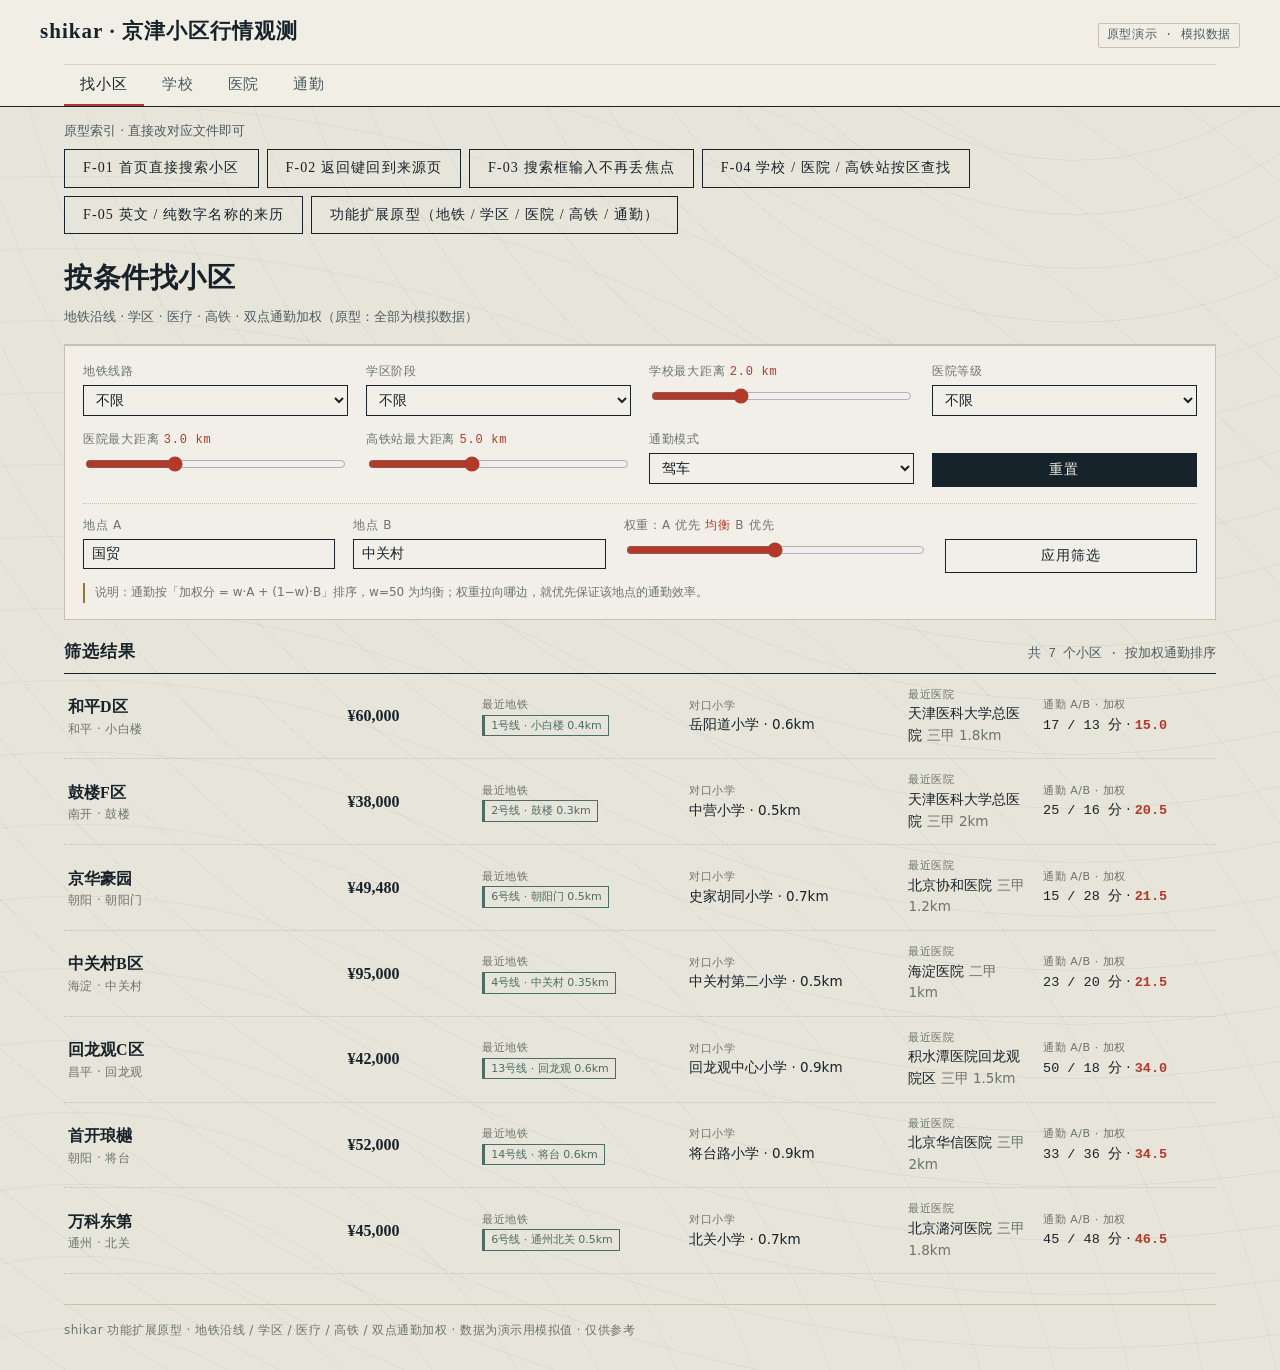
<file: prototype/index.html>
<!DOCTYPE html>
<html lang="zh-CN">
<head>
<meta charset="utf-8" />
<meta name="viewport" content="width=device-width, initial-scale=1.0" />
<title>shikar · 功能扩展原型（地铁 / 学区 / 医院 / 高铁 / 通勤）</title>
<style>
:root{
  --paper:#e7e4d9; --paper-hi:#f1efe7; --ink:#17232a; --ink-soft:#4c5b60; --ink-faint:#6a756d;
  --rule:#c7c1b0; --rule-soft:#d9d4c6; --hot:#b23a2b; --cold:#34536b; --ochre:#9a7432; --teal:#4a6e66;
  --serif:"Songti SC","STSong","SimSun",Georgia,serif;
  --sans:"PingFang SC","Hiragino Sans GB","Microsoft YaHei","Noto Sans CJK SC",system-ui,sans-serif;
  --mono:"Consolas","SFMono-Regular",monospace;
}
*{box-sizing:border-box}
body{margin:0;background:var(--paper);color:var(--ink);font-family:var(--sans);font-size:14.5px;line-height:1.6;
  background-image:repeating-radial-gradient(circle at 84% -12%,rgba(23,35,42,.045) 0 1px,transparent 1px 54px),repeating-radial-gradient(circle at 6% 118%,rgba(52,83,107,.05) 0 1px,transparent 1px 72px);}
a{color:var(--cold);text-decoration:none}
.wrap{max-width:1200px;margin:0 auto;padding:0 24px}
header{border-bottom:1px solid var(--ink);background:rgba(241,239,231,.92);position:sticky;top:0;z-index:10;backdrop-filter:blur(6px)}
.head-row{display:flex;align-items:baseline;justify-content:space-between;padding:15px 0}
.brand{font-family:var(--serif);font-size:21px;font-weight:700;letter-spacing:.05em}
.tag{font-family:var(--mono);font-size:12px;color:var(--ink-soft);letter-spacing:.05em;border:1px solid var(--rule);padding:2px 8px;border-radius:2px}
nav{display:flex;gap:2px;border-top:1px solid var(--rule-soft)}
nav button{appearance:none;background:none;border:none;border-bottom:2px solid transparent;font-family:var(--serif);font-size:15px;letter-spacing:.06em;color:var(--ink-soft);padding:10px 16px;cursor:pointer}
nav button.active{color:var(--ink);border-bottom-color:var(--hot)}
h1.view-title{font-family:var(--serif);font-size:28px;margin:22px 0 6px;letter-spacing:.02em}
.view-sub{color:var(--ink-soft);font-size:13px;margin-bottom:16px}
.panel{border-top:2px solid var(--ink);background:var(--paper-hi);border:1px solid var(--rule);border-top-width:2px;padding:16px 18px;margin-bottom:18px}
.filters{display:grid;grid-template-columns:repeat(4,minmax(0,1fr));gap:14px 18px}
.fld{display:flex;flex-direction:column;gap:4px;min-width:0}
.fld label{font-size:12px;color:var(--ink-faint);letter-spacing:.06em}
.fld select,.fld input[type=text]{font-family:var(--serif);font-size:14px;color:var(--ink);background:transparent;border:1px solid var(--ink);border-radius:0;padding:6px 8px}
.fld input[type=range]{accent-color:var(--hot)}
.fld .hintv{font-family:var(--mono);font-size:12px;color:var(--hot)}
.commute-row{grid-column:1 / -1;display:grid;grid-template-columns:1fr 1fr 1.2fr 1fr;gap:14px 18px;border-top:1px dotted var(--rule);padding-top:12px;margin-top:2px}
.btn{appearance:none;border:1px solid var(--ink);background:var(--ink);color:var(--paper-hi);font-family:var(--serif);font-size:14px;letter-spacing:.08em;padding:7px 18px;cursor:pointer;border-radius:0}
.btn.ghost{background:transparent;color:var(--ink)}
.results-head{display:flex;justify-content:space-between;align-items:baseline;border-bottom:1px solid var(--ink);padding-bottom:8px;margin:6px 0 0}
.results-head h2{font-family:var(--serif);font-size:17px;margin:0;letter-spacing:.06em}
.results-head .count{font-family:var(--mono);font-size:12.5px;color:var(--ink-soft)}
.row{display:grid;grid-template-columns:2.2fr 1fr 1.6fr 1.7fr 1fr 1.4fr;gap:14px;align-items:center;padding:12px 4px;border-bottom:1px dotted var(--rule);font-size:13.5px}
.row:hover{background:rgba(23,35,42,.04)}
.row .nm{font-family:var(--serif);font-size:16px;font-weight:700}
.row .nm small{display:block;font-family:var(--sans);font-size:11.5px;color:var(--ink-faint);font-weight:400;letter-spacing:.04em}
.row .num{font-family:var(--mono);font-variant-numeric:tabular-nums}
.row .lab{font-size:11px;color:var(--ink-faint);display:block;letter-spacing:.05em}
.price{font-family:var(--serif);font-size:16px;font-weight:700}
.tagline{display:inline-block;font-size:11px;border:1px solid currentColor;border-left-width:3px;padding:1px 6px;color:var(--teal)}
.tagline.h{tooltip:""}
.muted{color:var(--ink-faint)}
.empty{padding:30px;text-align:center;color:var(--ink-faint)}
.note{font-size:12px;color:var(--ink-faint);margin-top:10px;border-left:2px solid var(--ochre);padding-left:10px}
table.menu{width:100%;border-collapse:collapse;font-size:13.5px}
table.menu th{text-align:left;font-family:var(--serif);font-weight:700;border-bottom:1px solid var(--ink);padding:8px 6px;letter-spacing:.05em;font-size:13px}
table.menu td{border-bottom:1px dotted var(--rule);padding:9px 6px}
table.menu tr{cursor:pointer}
table.menu tr:hover td{background:rgba(23,35,42,.04)}
.tabs{display:flex;gap:8px;margin:4px 0 14px}
.tabs button{font-family:var(--serif);border:1px solid var(--rule);background:transparent;padding:5px 14px;cursor:pointer;font-size:14px;letter-spacing:.05em;color:var(--ink-soft)}
.tabs button.on{background:var(--ink);color:var(--paper-hi);border-color:var(--ink)}
.detail-box{border:1px solid var(--rule);border-top:2px solid var(--ink);background:var(--paper-hi);padding:14px 16px;margin-top:14px}
.rank-list{list-style:none;margin:0;padding:0}
.rank-list li{display:flex;justify-content:space-between;gap:12px;padding:8px 4px;border-bottom:1px dotted var(--rule);font-size:13.5px}
.rank-list li .r{font-family:var(--mono);font-size:12px;color:var(--ink-faint);width:28px}
.footer{border-top:1px solid var(--rule);margin-top:30px;padding:16px 0 30px;color:var(--ink-faint);font-size:12px;letter-spacing:.04em}
.hide{display:none!important}
/* 通勤视觉 */
.scorebar{height:6px;background:var(--rule-soft);position:relative;width:100px;display:inline-block;vertical-align:middle}
.scorebar i{position:absolute;left:0;top:0;bottom:0;background:var(--hot)}
@media(max-width:900px){.filters{grid-template-columns:repeat(2,1fr)}.commute-row{grid-template-columns:1fr 1fr}.row{grid-template-columns:1.6fr 1fr 1.6fr;gap:8px}.row .col-hide{display:none}}
</style>
</head>
<body>
<header>
  <div class="wrap head-row">
    <div class="brand">shikar · 京津小区行情观测</div>
    <div class="tag">原型演示 · 模拟数据</div>
  </div>
  <div class="wrap">
    <nav id="nav">
      <button data-view="find" class="active">找小区</button>
      <button data-view="school">学校</button>
      <button data-view="hospital">医院</button>
      <button data-view="commute">通勤</button>
    </nav>
  </div>
</header>

<!-- 原型索引：所有原型固定放在 prototype/，从这里点开 -->
<section class="wrap" id="proto-index" style="padding-top:14px">
  <div class="view-sub" style="margin-bottom:8px">原型索引 · 直接改对应文件即可</div>
  <div style="display:flex;flex-wrap:wrap;gap:8px;margin-bottom:6px">
    <a class="btn ghost" href="f01-home-search.html">F-01 首页直接搜索小区</a>
    <a class="btn ghost" href="f02-back-nav.html">F-02 返回键回到来源页</a>
    <a class="btn ghost" href="f03-search-focus.html">F-03 搜索框输入不再丢焦点</a>
    <a class="btn ghost" href="f04-poi-district.html">F-04 学校 / 医院 / 高铁站按区查找</a>
    <a class="btn ghost" href="f05-name-quality.html">F-05 英文 / 纯数字名称的来历</a>
    <a class="btn ghost" href="full.html">功能扩展原型（地铁 / 学区 / 医院 / 高铁 / 通勤）</a>
  </div>
</section>

<main class="wrap">
  <!-- ============ 找小区 ============ -->
  <section id="view-find">
    <h1 class="view-title">按条件找小区</h1>
    <div class="view-sub">地铁沿线 · 学区 · 医疗 · 高铁 · 双点通勤加权（原型：全部为模拟数据）</div>

    <div class="panel">
      <div class="filters">
        <div class="fld"><label>地铁线路</label><select id="f_line"></select></div>
        <div class="fld"><label>学区阶段</label>
          <select id="f_stage"><option value="">不限</option><option value="primary">小学</option><option value="middle">初中</option><option value="high">高中</option></select>
        </div>
        <div class="fld"><label>学校最大距离 <span class="hintv" id="v_school">2.0 km</span></label><input id="f_school" type="range" min="0.5" max="5" step="0.5" value="2"></div>
        <div class="fld"><label>医院等级</label>
          <select id="f_grade"><option value="">不限</option><option value="三甲">三甲</option><option value="二甲">二甲</option></select>
        </div>
        <div class="fld"><label>医院最大距离 <span class="hintv" id="v_hosp">3.0 km</span></label><input id="f_hosp" type="range" min="0.5" max="8" step="0.5" value="3"></div>
        <div class="fld"><label>高铁站最大距离 <span class="hintv" id="v_hsr">5.0 km</span></label><input id="f_hsr" type="range" min="0.5" max="12" step="0.5" value="5"></div>
        <div class="fld"><label>通勤模式</label>
          <select id="f_mode"><option value="driving">驾车</option><option value="transit">公共交通</option></select>
        </div>
        <div class="fld"><label>&nbsp;</label><button class="btn" id="btn_reset" type="button">重置</button></div>

        <div class="commute-row">
          <div class="fld"><label>地点 A</label><input id="f_a" type="text" value="国贸" /></div>
          <div class="fld"><label>地点 B</label><input id="f_b" type="text" value="中关村" /></div>
          <div class="fld"><label>权重：A 优先 <span class="hintv" id="v_w">均衡</span> B 优先</label><input id="f_w" type="range" min="0" max="100" step="5" value="50"></div>
          <div class="fld"><label>&nbsp;</label><button class="btn ghost" id="btn_apply" type="button">应用筛选</button></div>
        </div>
      </div>
      <div class="note">说明：通勤按「加权分 = w·A + (1−w)·B」排序，w=50 为均衡；权重拉向哪边，就优先保证该地点的通勤效率。</div>
    </div>

    <div class="results-head"><h2>筛选结果</h2><span class="count" id="result_count"></span></div>
    <div id="result_rows"></div>
  </section>

  <!-- ============ 学校 ============ -->
  <section id="view-school" class="hide">
    <h1 class="view-title">学校 · 明细</h1>
    <div class="view-sub">按阶段查看学校，点学校看「周边小区 Top 20」（按距离）</div>
    <div class="tabs" id="stage_tabs">
      <button data-stage="primary" class="on">小学</button>
      <button data-stage="middle">初中</button>
      <button data-stage="high">高中</button>
    </div>
    <div class="panel" style="padding:0;border:none;background:transparent">
      <table class="menu"><thead><tr><th>学校</th><th>所在区</th><th>类型</th><th>辐射小区数</th><th>平均距离</th></tr></thead><tbody id="school_rows"></tbody></table>
    </div>
    <div id="school_detail"></div>
  </section>

  <!-- ============ 医院 ============ -->
  <section id="view-hospital" class="hide">
    <h1 class="view-title">医院 · 明细</h1>
    <div class="view-sub">点医院看「周边小区排名 Top 20」（按距离；含等级）</div>
    <div class="panel" style="padding:0;border:none;background:transparent">
      <table class="menu"><thead><tr><th>医院</th><th>所在区</th><th>等级</th><th>辐射小区数</th><th>最近距离</th></tr></thead><tbody id="hospital_rows"></tbody></table>
    </div>
    <div id="hospital_detail"></div>
  </section>

  <!-- ============ 通勤 ============ -->
  <section id="view-commute" class="hide">
    <h1 class="view-title">按通勤时间找小区</h1>
    <div class="view-sub">录入两个地点，设置权重（单点优先 / 均衡），按加权通勤时间排序（原型模拟）</div>
    <div class="panel">
      <div class="filters">
        <div class="fld"><label>地点 A</label><input id="c_a" type="text" value="国贸" /></div>
        <div class="fld"><label>地点 B</label><input id="c_b" type="text" value="中关村" /></div>
        <div class="fld"><label>模式</label><select id="c_mode"><option value="driving">驾车</option><option value="transit">公共交通</option></select></div>
        <div class="fld"><label>权重：A 优先 <span class="hintv" id="v_cw">均衡</span> B 优先</label><input id="c_w" type="range" min="0" max="100" step="5" value="50"></div>
      </div>
    </div>
    <div class="results-head"><h2>通勤优先榜</h2><span class="count" id="commute_count"></span></div>
    <div id="commute_rows"></div>
  </section>

  <div class="footer">
    shikar 功能扩展原型 · 地铁沿线 / 学区 / 医疗 / 高铁 / 双点通勤加权 · 数据为演示用模拟值 · 仅供参考
  </div>
</main>

<script>
/* ============ 模拟数据 ============ */
const COMM = [
  {name:"望京新城", district:"朝阳", plate:"望京", price:68000, line:"15号线", station:"望京", sdist:0.4,
   primary:{n:"望京实验小学",d:0.6}, middle:{n:"陈经纶中学",d:1.2}, high:{n:"北京市第八十中学",d:2.1},
   hosp:{n:"中日友好医院",grade:"三甲",d:3.2}, hsr:{n:"北京朝阳站",d:6.5}, ta:25, tb:40},
  {name:"华清嘉园", district:"海淀", plate:"五道口", price:108000, line:"13号线", station:"五道口", sdist:0.3,
   primary:{n:"中关村第一小学",d:0.8}, middle:{n:"清华附中",d:1.5}, high:{n:"人大附中",d:2.0},
   hosp:{n:"北京大学第三医院",grade:"三甲",d:2.5}, hsr:{n:"清河站",d:8.0}, ta:15, tb:35},
  {name:"京华豪园", district:"朝阳", plate:"朝阳门", price:49480, line:"6号线", station:"朝阳门", sdist:0.5,
   primary:{n:"史家胡同小学",d:0.7}, middle:{n:"北京市第二中学",d:1.0}, high:{n:"北京市第五中学",d:1.6},
   hosp:{n:"北京协和医院",grade:"三甲",d:1.2}, hsr:{n:"北京站",d:3.0}, ta:10, tb:30},
  {name:"回龙观C区", district:"昌平", plate:"回龙观", price:42000, line:"13号线", station:"回龙观", sdist:0.6,
   primary:{n:"回龙观中心小学",d:0.9}, middle:{n:"昌平二中",d:2.2}, high:{n:"昌平一中",d:2.5},
   hosp:{n:"积水潭医院回龙观院区",grade:"三甲",d:1.5}, hsr:{n:"清河站",d:5.0}, ta:45, tb:20},
  {name:"中关村B区", district:"海淀", plate:"中关村", price:95000, line:"4号线", station:"中关村", sdist:0.35,
   primary:{n:"中关村第二小学",d:0.5}, middle:{n:"北大附中",d:1.1}, high:{n:"人大附中",d:1.8},
   hosp:{n:"海淀医院",grade:"二甲",d:1.0}, hsr:{n:"北京北站",d:4.0}, ta:18, tb:22},
  {name:"和平D区", district:"和平", plate:"小白楼", price:60000, line:"1号线", station:"小白楼", sdist:0.4,
   primary:{n:"岳阳道小学",d:0.6}, middle:{n:"汇文中学",d:1.0}, high:{n:"耀华中学",d:1.4},
   hosp:{n:"天津医科大学总医院",grade:"三甲",d:1.8}, hsr:{n:"天津站",d:2.0}, ta:12, tb:15},
  {name:"梅江E区", district:"河西", plate:"梅江", price:35000, line:"6号线", station:"梅江道", sdist:0.7,
   primary:{n:"上海道小学",d:1.0}, middle:{n:"新华中学",d:1.5}, high:{n:"实验中学",d:2.0},
   hosp:{n:"天津医院",grade:"三甲",d:2.2}, hsr:{n:"天津南站",d:9.0}, ta:30, tb:25},
  {name:"鼓楼F区", district:"南开", plate:"鼓楼", price:38000, line:"2号线", station:"鼓楼", sdist:0.3,
   primary:{n:"中营小学",d:0.5}, middle:{n:"南开中学",d:0.9}, high:{n:"耀华中学",d:1.6},
   hosp:{n:"天津医科大学总医院",grade:"三甲",d:2.0}, hsr:{n:"天津站",d:3.5}, ta:20, tb:18},
  {name:"望京SOHO公寓", district:"朝阳", plate:"望京", price:70000, line:"15号线", station:"望京", sdist:0.2,
   primary:{n:"望京实验小学",d:1.1}, middle:{n:"陈经纶中学",d:0.8}, high:{n:"北京市第八十中学",d:1.9},
   hosp:{n:"中日友好医院",grade:"三甲",d:2.8}, hsr:{n:"北京朝阳站",d:6.0}, ta:22, tb:42},
  {name:"首开琅樾", district:"朝阳", plate:"将台", price:52000, line:"14号线", station:"将台", sdist:0.6,
   primary:{n:"将台路小学",d:0.9}, middle:{n:"陈经纶中学",d:1.6}, high:{n:"北京市第八十中学",d:2.8},
   hosp:{n:"北京华信医院",grade:"三甲",d:2.0}, hsr:{n:"北京朝阳站",d:2.5}, ta:28, tb:38},
  {name:"中骏宸璟府", district:"北辰", plate:"刘园", price:30000, line:"1号线", station:"刘园", sdist:0.8,
   primary:{n:"刘园小学",d:1.2}, middle:{n:"北辰实验中学",d:2.0}, high:{n:"天津一中",d:3.5},
   hosp:{n:"天津医科大学第二医院",grade:"三甲",d:3.0}, hsr:{n:"天津西站",d:6.0}, ta:35, tb:30},
  {name:"万科东第", district:"通州", plate:"北关", price:45000, line:"6号线", station:"通州北关", sdist:0.5,
   primary:{n:"北关小学",d:0.7}, middle:{n:"通州二中",d:1.4}, high:{n:"潞河中学",d:2.2},
   hosp:{n:"北京潞河医院",grade:"三甲",d:1.8}, hsr:{n:"北京城市副中心站",d:1.5}, ta:40, tb:50}
];

/* ============ 工具 ============ */
const $ = s => document.querySelector(s);
const stageLabel = {primary:"小学", middle:"初中", high:"高中"};
const lines = [...new Set(COMM.map(c=>c.line))];
function fillLine(){ const s=$("#f_line"); s.innerHTML='<option value="">不限</option>'+lines.map(l=>`<option>${l}</option>`).join(''); }
function fmtMoney(v){ return v?("¥"+v.toLocaleString()):"—"; }

/* ============ 找小区 ============ */
function currentCommutew(){ return Number($("#f_w").value)/100; }
function ensureQueryInputs(){
  // 若地点不是默认，用简单哈希制造合理差异（原型模拟）
  function off(text){ let h=0; for(const ch of text) h=(h*31+ch.charCodeAt(0))%17; return h; }
  const a=$("#f_a").value||"A", b=$("#f_b").value||"B";
  const da=off(a)-8, db=off(b)-8;
  return COMM.map(c=>({...c, ta: Math.max(5, c.ta + da), tb: Math.max(5, c.tb + db)}));
}
function renderFind(){
  const list = ensureQueryInputs();
  const line=$("#f_line").value, stage=$("#f_stage").value;
  const smax=Number($("#f_school").value), hmax=Number($("#f_hosp").value), rmax=Number($("#f_hsr").value);
  const grade=$("#f_grade").value, w=currentCommutew();
  const rows = list.filter(c=>{
    if(line && c.line!==line) return false;
    if(grade && c.hosp.grade!==grade) return false;
    if(stage && c[stage].d>smax) return false;
    if(c.hosp.d>hmax) return false;
    if(c.hsr.d>rmax) return false;
    return true;
  }).map(c=>({...c, score: w*(c.ta||0) + (1-w)*(c.tb||0)}))
    .sort((a,b)=>a.score-b.score);
  $("#result_count").textContent = `共 ${rows.length} 个小区 · 按加权通勤排序`;
  const host=$("#result_rows");
  if(!rows.length){ host.innerHTML='<div class="empty">没有满足条件的小区，试试放宽距离或去掉筛选。</div>'; return; }
  host.innerHTML = rows.map(c=>`
    <div class="row">
      <div class="nm">${c.name}<small>${c.district} · ${c.plate}</small></div>
      <div class="price">${fmtMoney(c.price)}</div>
      <div><span class="lab">最近地铁</span><span class="tagline">${c.line} · ${c.station} ${c.sdist}km</span></div>
      <div><span class="lab">对口${stageLabel[stage||"primary"]}</span>${(stage?c[stage]:c.primary).n} · ${(stage?c[stage]:c.primary).d}km</div>
      <div class="col-hide"><span class="lab">最近医院</span>${c.hosp.n} <span class="muted">${c.hosp.grade} ${c.hosp.d}km</span></div>
      <div><span class="lab">通勤 A/B · 加权</span><span class="num">${c.ta} / ${c.tb} 分</span> · <b class="num" style="color:var(--hot)">${c.score.toFixed(1)}</b></div>
    </div>`).join('');
}

/* ============ 学校菜单 ============ */
let curStage="primary";
function schoolRegistry(stage){
  const map={};
  COMM.forEach(c=>{ const s=c[stage]; if(!s) return; (map[s.n]=map[s.n]||{name:s.n,district:c.district,stage,items:[]}).items.push({c, d:s.d}); });
  return Object.values(map).map(g=>({...g, count:g.items.length, avg:(g.items.reduce((a,x)=>a+x.d,0)/g.items.length)}))
    .sort((a,b)=>b.count-a.count);
}
function renderSchool(){
  const reg=schoolRegistry(curStage);
  $("#school_rows").innerHTML = reg.map(g=>`<tr data-school="${g.name}"><td>${g.name}</td><td>${g.district}</td><td>${stageLabel[curStage]}</td><td class="num">${g.count}</td><td class="num">${g.avg.toFixed(2)} km</td></tr>`).join('');
  $("#school_rows").querySelectorAll("tr").forEach(tr=>tr.onclick=()=>showSchool(tr.dataset.school));
  $("#school_detail").innerHTML="";
}
function showSchool(name){
  const reg=schoolRegistry(curStage); const g=reg.find(x=>x.name===name); if(!g) return;
  const top=g.items.slice().sort((a,b)=>a.d-b.d).slice(0,20);
  $("#school_detail").innerHTML = `<div class="detail-box"><b>${name}</b> · 周边小区 Top 20（按距离）<ul class="rank-list">
    ${top.map((x,i)=>`<li><span><span class="r">${i+1}</span>${x.c.name} <span class="muted">· ${x.c.district}</span></span><span class="num">${x.d.toFixed(2)} km</span></li>`).join('')}
  </ul></div>`;
}

/* ============ 医院菜单 ============ */
function hospitalRegistry(){
  const map={};
  COMM.forEach(c=>{ const h=c.hosp; (map[h.n]=map[h.n]||{name:h.n,grade:h.grade,district:c.district,items:[]}).items.push({c,d:h.d}); });
  return Object.values(map).map(g=>({...g,count:g.items.length, min:Math.min(...g.items.map(x=>x.d))})).sort((a,b)=>a.min-b.min);
}
function renderHospital(){
  const reg=hospitalRegistry();
  $("#hospital_rows").innerHTML = reg.map(g=>`<tr data-h="${g.name}"><td>${g.name}</td><td>${g.district}</td><td><span class="tagline">${g.grade}</span></td><td class="num">${g.count}</td><td class="num">${g.min.toFixed(2)} km</td></tr>`).join('');
  $("#hospital_rows").querySelectorAll("tr").forEach(tr=>tr.onclick=()=>showHospital(tr.dataset.h));
  $("#hospital_detail").innerHTML="";
}
function showHospital(name){
  const reg=hospitalRegistry(); const g=reg.find(x=>x.name===name); if(!g) return;
  const top=g.items.slice().sort((a,b)=>a.d-b.d).slice(0,20);
  $("#hospital_detail").innerHTML = `<div class="detail-box"><b>${name}</b> · ${g.grade} · 周边小区排名 Top 20（按距离）<ul class="rank-list">
    ${top.map((x,i)=>`<li><span><span class="r">${i+1}</span>${x.c.name} <span class="muted">· ${x.c.district}</span></span><span class="num">${x.d.toFixed(2)} km</span></li>`).join('')}
  </ul></div>`;
}

/* ============ 通勤 ============ */
function renderCommute(){
  const w=Number($("#c_w").value)/100;
  const a=$("#c_a").value||"A", b=$("#c_b").value||"B";
  function off(text){ let h=0; for(const ch of text) h=(h*31+ch.charCodeAt(0))%17; return h; }
  const list=COMM.map(c=>({...c, ta: Math.max(5,c.ta+off(a)-8), tb: Math.max(5,c.tb+off(b)-8)}));
  const rows=list.map(c=>({...c, score: w*c.ta+(1-w)*c.tb})).sort((x,y)=>x.score-y.score);
  $("#commute_count").textContent=`${a} ↔ ${b} · ${w>=0.5?("A 权重 "+Math.round(w*100)+"%"):("B 权重 "+Math.round((1-w)*100)+"%")} · 共 ${rows.length} 个`;
  const max=Math.max(...rows.map(r=>r.score));
  $("#commute_rows").innerHTML = rows.map((c,i)=>`
    <div class="row" style="grid-template-columns:1.8fr 1fr 1fr 1.4fr">
      <div class="nm">${c.name}<small>${c.district} · ${c.plate}</small></div>
      <div><span class="lab">到 A（${a}）</span><span class="num">${c.ta} 分</span></div>
      <div><span class="lab">到 B（${b}）</span><span class="num">${c.tb} 分</span></div>
      <div><span class="lab">加权分</span><b class="num" style="color:var(--hot)">${c.score.toFixed(1)}</b>
        <span class="scorebar"><i style="width:${Math.min(100,c.score/max*100)}%"></i></span></div>
    </div>`).join('');
}

/* ============ 视图切换 & 绑定 ============ */
const views={find:renderFind, school:renderSchool, hospital:renderHospital, commute:renderCommute};
function show(view){
  document.querySelectorAll("main > section").forEach(s=>s.classList.add("hide"));
  $("#view-"+view).classList.remove("hide");
  document.querySelectorAll("#nav button").forEach(b=>b.classList.toggle("active", b.dataset.view===view));
  (views[view]||function(){})();
}
document.querySelectorAll("#nav button").forEach(b=>b.onclick=()=>show(b.dataset.view));
$("#f_school").oninput=e=>{ $("#v_school").textContent=Number(e.target.value).toFixed(1)+" km"; renderFind(); };
$("#f_hosp").oninput=e=>{ $("#v_hosp").textContent=Number(e.target.value).toFixed(1)+" km"; renderFind(); };
$("#f_hsr").oninput=e=>{ $("#v_hsr").textContent=Number(e.target.value).toFixed(1)+" km"; renderFind(); };
$("#f_w").oninput=e=>{ const v=Number(e.target.value); $("#v_w").textContent = v===50?"均衡":(v>50?("A "+(v)+"%"):("B "+(100-v)+"%")); renderFind(); };
$("#c_w").oninput=e=>{ const v=Number(e.target.value); $("#v_cw").textContent = v===50?"均衡":(v>50?("A "+(v)+"%"):("B "+(100-v)+"%")); renderCommute(); };
["f_line","f_stage","f_grade"].forEach(id=>$("#"+id).onchange=renderFind);
["f_a","f_b"].forEach(id=>$("#"+id).onchange=renderFind);
["c_a","c_b","c_mode"].forEach(id=>$("#"+id).onchange=renderCommute);
$("#btn_apply").onclick=renderFind;
$("#btn_reset").onclick=()=>{ $("#f_line").value=""; $("#f_stage").value=""; $("#f_grade").value=""; $("#f_school").value=2; $("#f_hosp").value=3; $("#f_hsr").value=5; $("#f_w").value=50; $("#v_school").textContent="2.0 km"; $("#v_hosp").textContent="3.0 km"; $("#v_hsr").textContent="5.0 km"; $("#v_w").textContent="均衡"; renderFind(); };
document.querySelectorAll("#stage_tabs button").forEach(b=>b.onclick=()=>{ document.querySelectorAll("#stage_tabs button").forEach(x=>x.classList.toggle("on",x===b)); curStage=b.dataset.stage; renderSchool(); });

fillLine();
show("find");
</script>
</body>
</html>
</file>
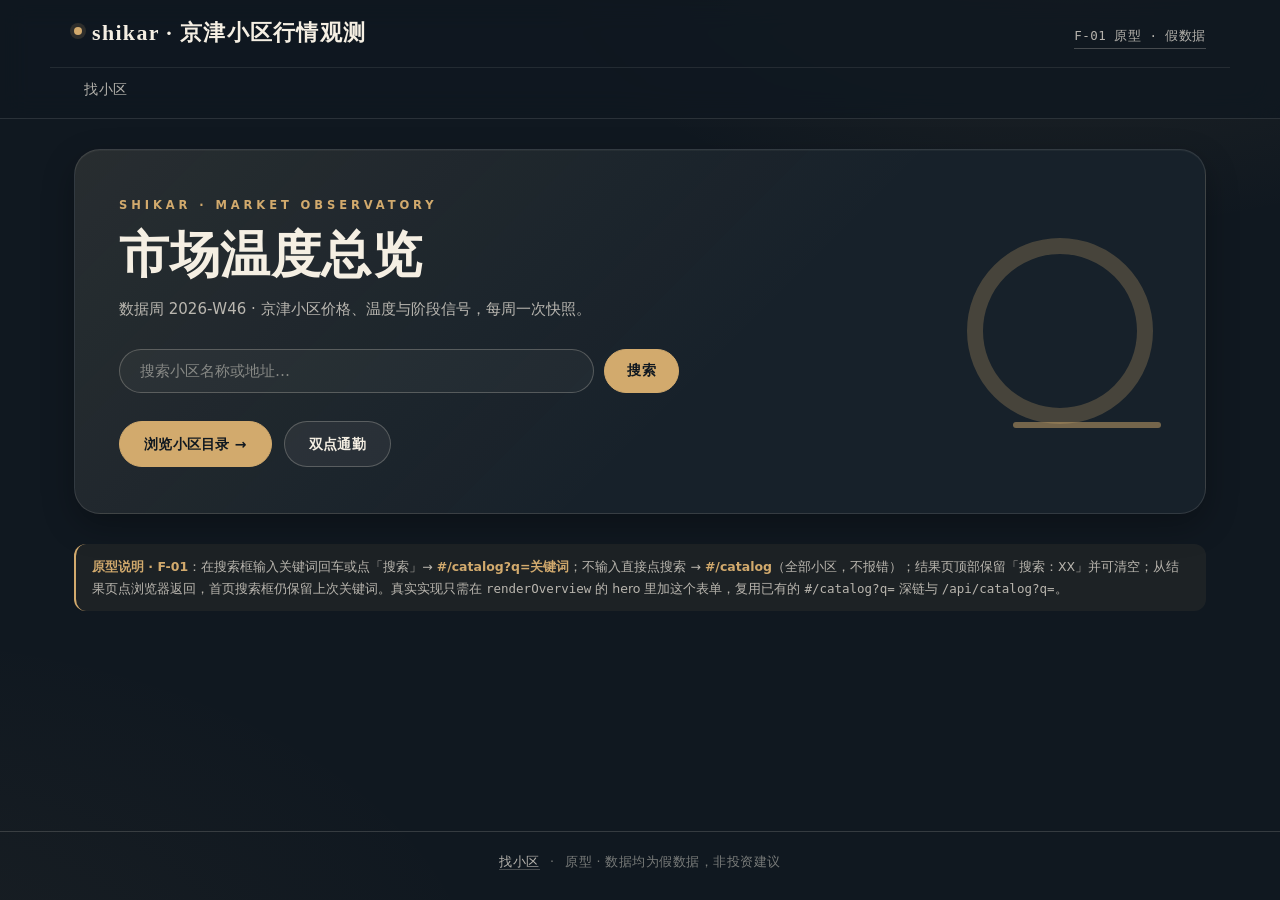
<file: prototype/f01-home-search.html>
<!DOCTYPE html>
<html lang="zh-CN">
<head>
<meta charset="utf-8" />
<meta name="viewport" content="width=device-width, initial-scale=1.0, viewport-fit=cover" />
<meta name="theme-color" content="#101820" />
<title>F-01 原型 · 首页直接搜索小区</title>
<!-- 直接复用线上样式，不复制粘贴、不改 web/ 下任何文件 -->
<link rel="stylesheet" href="../web/styles.css" />
<style>
  /* 仅本原型新增：首页搜索框。颜色/圆角/描边全部取自既有变量。 */
  .hero-search { display: flex; gap: 10px; margin-top: 26px; max-width: 560px; }
  .hero-search input {
    flex: 1 1 auto; min-width: 0;
    background: rgba(245, 239, 227, 0.04);
    border: 1px solid var(--line-strong);
    border-radius: var(--r-pill);
    color: var(--ivory);
    font-family: var(--sans); font-size: 15px;
    padding: 12px 20px;
    -webkit-appearance: none; appearance: none;
  }
  .hero-search input::placeholder { color: var(--ink-faint); opacity: 1; }
  .hero-search input:focus { outline: 2px solid var(--gold); outline-offset: 2px; border-color: var(--gold); }
  .hero-search button {
    flex: 0 0 auto;
    font-family: var(--sans); font-size: 14px; font-weight: 600; letter-spacing: 0.02em;
    color: #101820; background: var(--gold); border: 1px solid var(--gold);
    border-radius: var(--r-pill); padding: 12px 22px; cursor: pointer;
    transition: background-color 0.15s ease, border-color 0.15s ease;
  }
  .hero-search button:hover { background: var(--gold-hi); border-color: var(--gold-hi); }
  @media (max-width: 720px) {
    .hero-search { margin-top: 20px; max-width: none; }
    .hero-search input { font-size: 16px; min-height: 46px; padding: 10px 18px; }
    .hero-search button { min-height: 46px; padding: 10px 18px; }
  }
  .proto-note {
    margin: 20px 0 0; padding: 12px 16px; font-size: 12.5px; line-height: 1.75;
    color: var(--ink-soft); background: rgba(210, 170, 109, 0.07);
    border-left: 2px solid var(--gold); border-radius: var(--r-sm);
  }
  .proto-note b { color: var(--gold); font-weight: 600; }
</style>
</head>
<body>
<header class="topbar">
  <div class="topbar-inner">
    <a class="brand" href="#/">shikar · 京津小区行情观测</a>
    <span class="week">F-01 原型 · 假数据</span>
  </div>
  <nav class="mainnav">
    <a href="#/catalog">找小区</a>
  </nav>
</header>

<main id="app" class="app"></main>

<footer class="footer">
  <a class="footer-link" href="#/catalog">找小区</a>
  <span class="footer-sep">·</span>
  <span>原型 · 数据均为假数据，非投资建议</span>
</footer>

<script>
(function () {
  "use strict";

  // —— 写死的假数据（不发任何请求）——
  var DATA = [
    { id: "wangjing", name: "望京西园三区", addr: "北京 · 朝阳 · 望京", line: "15 号线 · 距望京站 0.62 km",
      periods: 8, price: 71200, mom: 0.42, stage: ["升温", "shengwen"], temp: 62.4, week: "2026-W46" },
    { id: "huaqing", name: "华清嘉园", addr: "北京 · 海淀 · 五道口", line: "13 号线 · 距五道口站 0.41 km",
      periods: 9, price: 98500, mom: 1.06, stage: ["过热", "guore"], temp: 71.8, week: "2026-W46" },
    { id: "yangguang100", name: "阳光100国际新城", addr: "天津 · 南开 · 体育中心", line: "6 号线 · 距体育中心站 0.88 km",
      periods: 6, price: 28900, mom: -0.31, stage: ["温和", "wenhe"], temp: 48.2, week: "2026-W45" },
    { id: "meijiang", name: "梅江康城", addr: "天津 · 河西 · 梅江", line: "6 号线 · 距梅江道站 1.12 km",
      periods: 7, price: 33400, mom: -0.18, stage: ["温和", "wenhe"], temp: 44.2, week: "2026-W46" },
    { id: "jindi", name: "金地格林小城", addr: "天津 · 津南 · 双港", line: "1 号线 · 距双林站 1.45 km",
      periods: 5, price: 19800, mom: 0.24, stage: ["升温", "shengwen"], temp: 53.6, week: "2026-W46" }
  ];

  var lastQ = "";            // 记住上次关键词：结果页返回首页时回填（AC3）
  var app = document.getElementById("app");

  function esc(s) {
    return String(s).replace(/[&<>"]/g, function (c) {
      return { "&": "&amp;", "<": "&lt;", ">": "&gt;", '"': "&quot;" }[c];
    });
  }
  function money(n) { return "¥" + n.toLocaleString("en-US"); }

  /** 解析 hash：#/ → 首页；#/catalog[?q=xx] → 结果页。 */
  function parseHash() {
    var h = location.hash || "#/";
    if (h.indexOf("#/catalog") !== 0) return { name: "home", q: "" };
    var q = "";
    var i = h.indexOf("?");
    if (i >= 0) {
      h.slice(i + 1).split("&").forEach(function (pair) {
        var j = pair.indexOf("=");
        if (j < 0) return;
        try {
          if (decodeURIComponent(pair.slice(0, j)) === "q") {
            q = decodeURIComponent(pair.slice(j + 1).replace(/\+/g, " "));
          }
        } catch (e) { /* 非法编码忽略 */ }
      });
    }
    return { name: "catalog", q: q };
  }

  function match(q) {
    var k = q.trim().toLowerCase();
    if (!k) return DATA;
    return DATA.filter(function (it) {
      return (it.name + " " + it.addr).toLowerCase().indexOf(k) >= 0;
    });
  }

  /** 跳转：空关键词 → #/catalog（不带 q）。同址时手动重绘，避免 hashchange 不触发。 */
  function go(hash) {
    if (location.hash === hash) render();
    else location.hash = hash;
  }

  // —— 首页 ——
  function renderHome() {
    app.innerHTML =
      '<section class="hero">' +
        '<div class="hero-copy">' +
          '<div class="hero-kicker">SHIKAR · MARKET OBSERVATORY</div>' +
          '<h1>市场温度总览</h1>' +
          '<p class="hero-sub">数据周 2026-W46 · 京津小区价格、温度与阶段信号，每周一次快照。</p>' +
          '<form class="hero-search" id="searchForm" role="search" action="#/catalog">' +
            '<input type="search" id="q" name="q" autocomplete="off" ' +
              'placeholder="搜索小区名称或地址…" aria-label="搜索小区名称或地址" />' +
            '<button type="submit">搜索</button>' +
          '</form>' +
          '<div class="hero-actions">' +
            '<a class="hero-cta primary" href="#/catalog">浏览小区目录 →</a>' +
            '<a class="hero-cta" href="#/catalog">双点通勤</a>' +
          '</div>' +
        '</div>' +
        '<div class="hero-deco" aria-hidden="true">' +
          '<div class="hero-ring"></div><div class="hero-line"></div>' +
        '</div>' +
      '</section>' +
      '<p class="proto-note">' +
        '<b>原型说明 · F-01</b>：在搜索框输入关键词回车或点「搜索」→ <b>#/catalog?q=关键词</b>；' +
        '不输入直接点搜索 → <b>#/catalog</b>（全部小区，不报错）；' +
        '结果页顶部保留「搜索：XX」并可清空；从结果页点浏览器返回，首页搜索框仍保留上次关键词。' +
        '真实实现只需在 <code>renderOverview</code> 的 hero 里加这个表单，复用已有的 <code>#/catalog?q=</code> 深链与 <code>/api/catalog?q=</code>。' +
      '</p>';

    var form = document.getElementById("searchForm");
    var input = document.getElementById("q");
    input.value = lastQ;                     // AC3：返回首页时回填
    form.addEventListener("submit", function (e) {
      e.preventDefault();
      var q = input.value.trim();
      lastQ = q;
      go(q ? "#/catalog?q=" + encodeURIComponent(q) : "#/catalog");
    });
  }

  // —— 结果页 / 目录页 ——
  function row(it, i) {
    var mom = it.mom;
    return '<div class="find-row">' +
      '<span class="fr-ordinal">' + String(i + 1).padStart(2, "0") + '</span>' +
      '<div class="fr-main">' +
        '<div class="fr-name">' + esc(it.name) +
          '<span class="fr-loc">' + esc(it.addr) + '</span>' +
        '</div>' +
        '<div class="fr-meta">' +
          '<span class="badge stage-' + it.stage[1] + '">' + it.stage[0] + '</span>' +
          '<span>温度 ' + it.temp.toFixed(1) + '</span>' +
          '<span>▪ ' + esc(it.line) + '</span>' +
          '<span>' + it.periods + ' 期行情</span>' +
        '</div>' +
      '</div>' +
      '<div class="fr-price">' +
        '<span class="fr-price-v">' + money(it.price) + '</span>' +
        '<span class="fr-mom ' + (mom >= 0 ? "up" : "down") + '">近月 ' +
          (mom >= 0 ? "+" : "−") + Math.abs(mom).toFixed(2) + '%</span>' +
        '<span class="fr-period">价源：' + it.week + '</span>' +
      '</div>' +
    '</div>';
  }

  function renderCatalog(q) {
    if (q) lastQ = q;                        // 深链直达结果页时也记住关键词
    var items = match(q);
    var html =
      '<div class="find-head">' +
        '<div class="eyebrow">01 / COMMUNITY EXPLORER</div>' +
        '<div class="find-head-row">' +
          '<div>' +
            '<h1 class="find-title">围绕生活，找到一个小区。</h1>' +
            '<p class="find-sub">地铁沿线与参考均价，把重要的偏好放在一起。</p>' +
          '</div>' +
          '<a class="catalog-entry" href="#/">← 返回总览</a>' +
        '</div>' +
      '</div>';

    if (q) {
      html += '<div class="poi-query-hint">' +
        '<span>搜索：' + esc(q) + '</span>' +
        '<button class="poi-tab" id="clearQ" type="button">清空</button>' +
      '</div>';
    }

    html += '<div class="find-results">' +
      '<div class="find-results-bar">' +
        '<h2>' + (q ? "搜索结果" : "小区目录") + '</h2>' +
        '<span class="find-count">' + items.length + ' 个匹配结果</span>' +
      '</div>';

    if (!items.length) {
      html += '<div class="find-empty">' +
        '<h3>没有找到「' + esc(q) + '」相关的小区</h3>' +
        '<p>换个关键词，或清空搜索查看全部小区。</p>' +
      '</div>';
    } else {
      items.forEach(function (it, i) { html += row(it, i); });
    }

    html += '<p class="find-footnote">原型演示：以上为写死的假数据，不发真实请求；真实页面由 <code>/api/catalog?q=</code> 返回并按名称 / 地址包含匹配。</p>' +
    '</div>';

    app.innerHTML = html;

    var clear = document.getElementById("clearQ");
    if (clear) clear.addEventListener("click", function () { lastQ = ""; go("#/catalog"); });
  }

  function render() {
    var r = parseHash();
    if (r.name === "catalog") renderCatalog(r.q);
    else renderHome();
  }

  window.addEventListener("hashchange", render);
  render();
})();
</script>
</body>
</html>
</file>
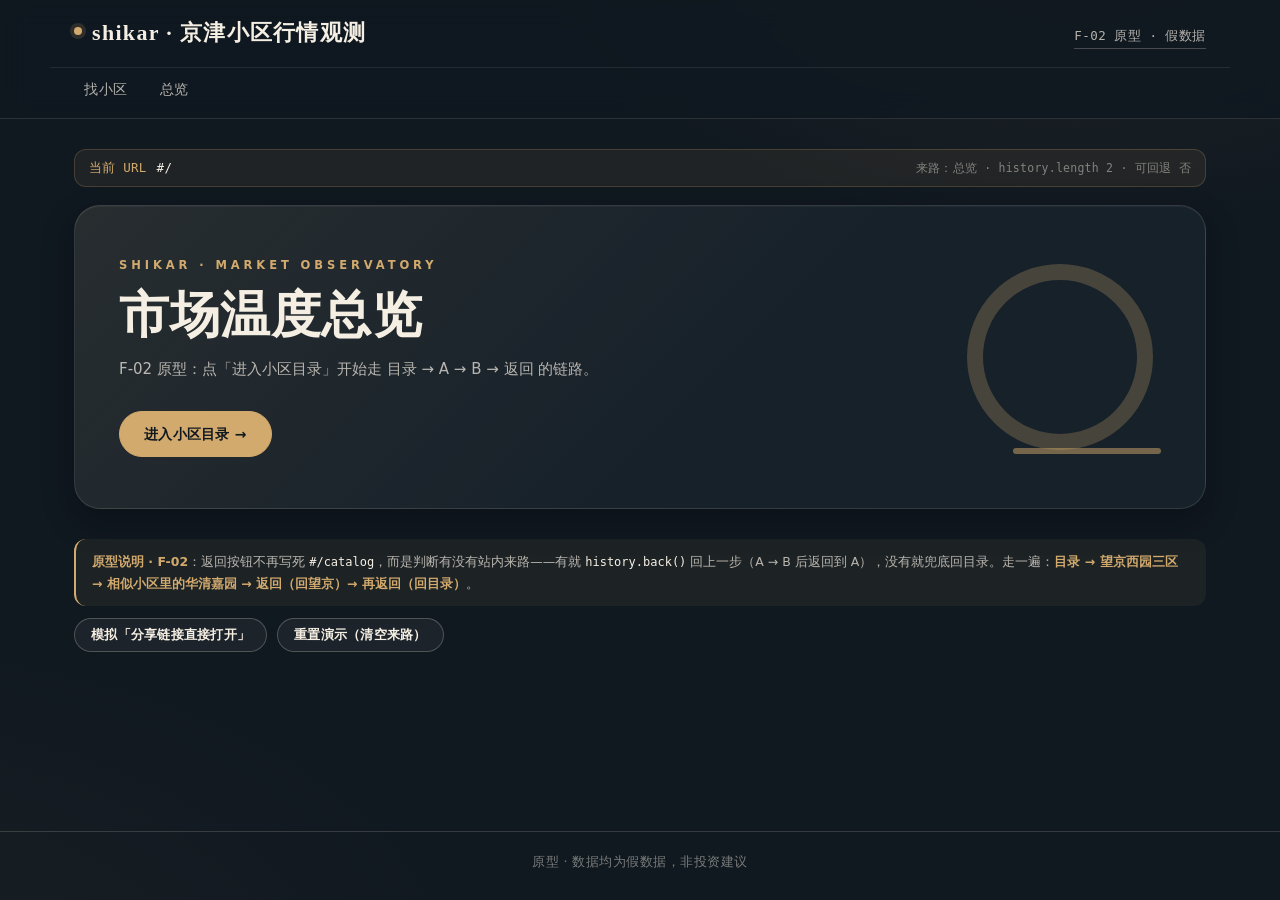
<file: prototype/f02-back-nav.html>
<!DOCTYPE html>
<html lang="zh-CN">
<head>
<meta charset="utf-8" />
<meta name="viewport" content="width=device-width, initial-scale=1.0, viewport-fit=cover" />
<meta name="theme-color" content="#101820" />
<title>F-02 原型 · 返回键回到来源页</title>
<link rel="stylesheet" href="../web/styles.css" />
<style>
  /* 仅本原型新增：可见的「当前 URL」小条 + 来路面包屑 */
  .urlbar {
    display: flex; align-items: center; gap: 10px; flex-wrap: wrap;
    font-family: var(--mono); font-size: 12.5px; letter-spacing: 0.02em;
    color: var(--ink-soft);
    background: rgba(210, 170, 109, 0.08);
    border: 1px solid rgba(210, 170, 109, 0.22);
    border-radius: var(--r-sm);
    padding: 8px 14px; margin: 0 0 18px;
  }
  .urlbar .k { color: var(--gold); }
  .urlbar code { color: var(--ivory); font-family: var(--mono); font-size: 12.5px; word-break: break-all; }
  .urlbar .trail { margin-left: auto; color: var(--ink-faint); font-size: 11.5px; }
  .proto-note {
    margin: 22px 0 0; padding: 12px 16px; font-size: 12.5px; line-height: 1.75;
    color: var(--ink-soft); background: rgba(210, 170, 109, 0.07);
    border-left: 2px solid var(--gold); border-radius: var(--r-sm);
  }
  .proto-note b { color: var(--gold); font-weight: 600; }
  .proto-note code { font-family: var(--mono); font-size: 12px; color: var(--ivory); }
  .proto-actions { display: flex; gap: 10px; flex-wrap: wrap; margin-top: 12px; }
  .proto-actions .btn { font-size: 13px; padding: 7px 16px; }
  .find-row { border-bottom: 1px dotted rgba(245, 239, 227, 0.10); }
  .find-row:hover .fr-name { color: var(--gold); }
</style>
</head>
<body>
<header class="topbar">
  <div class="topbar-inner">
    <a class="brand" href="#/">shikar · 京津小区行情观测</a>
    <span class="week">F-02 原型 · 假数据</span>
  </div>
  <nav class="mainnav">
    <a href="#/catalog">找小区</a>
    <a href="#/">总览</a>
  </nav>
</header>

<main id="app" class="app"></main>

<footer class="footer">
  <span>原型 · 数据均为假数据，非投资建议</span>
</footer>

<script>
(function () {
  "use strict";

  // —— 写死的假数据（不发任何请求）——
  var DATA = {
    wangjing: {
      name: "望京西园三区", district: "朝阳", plate: "望京", city: "北京",
      line: "15 号线 · 距望京站 0.62 km", periods: 8, temp: 62.4,
      price: 71200, mom: 0.42, stage: ["升温", "shengwen"], week: "2026-W46",
      similar: ["huaqing", "meijiang", "jindi"]
    },
    huaqing: {
      name: "华清嘉园", district: "海淀", plate: "五道口", city: "北京",
      line: "13 号线 · 距五道口站 0.41 km", periods: 9, temp: 71.8,
      price: 98500, mom: 1.06, stage: ["过热", "guore"], week: "2026-W46",
      similar: ["wangjing", "meijiang", "yangguang100"]
    },
    meijiang: {
      name: "梅江康城", district: "河西", plate: "梅江", city: "天津",
      line: "6 号线 · 距梅江道站 1.12 km", periods: 7, temp: 44.2,
      price: 33400, mom: -0.18, stage: ["温和", "wenhe"], week: "2026-W46",
      similar: ["yangguang100", "jindi", "wangjing"]
    },
    yangguang100: {
      name: "阳光100国际新城", district: "南开", plate: "体育中心", city: "天津",
      line: "6 号线 · 距体育中心站 0.88 km", periods: 6, temp: 48.2,
      price: 28900, mom: -0.31, stage: ["温和", "wenhe"], week: "2026-W45",
      similar: ["meijiang", "jindi", "huaqing"]
    },
    jindi: {
      name: "金地格林小城", district: "津南", plate: "双港", city: "天津",
      line: "1 号线 · 距双林站 1.45 km", periods: 5, temp: 53.6,
      price: 19800, mom: 0.24, stage: ["升温", "shengwen"], week: "2026-W46",
      similar: ["yangguang100", "meijiang", "wangjing"]
    }
  };

  // 站内来路栈：只记本站导航，用来判断「有没有来路」和返回按钮的文案。
  // 真实实现里 history 里本来就有来路，这里显式存一份是为了原型里看得见。
  var STACK_KEY = ["shikar", "proto", "f02", "stack"].join("-");
  var resetStack = false;

  var app = document.getElementById("app");

  function esc(s) {
    return String(s).replace(/[&<>"]/g, function (c) {
      return { "&": "&amp;", "<": "&lt;", ">": "&gt;", '"': "&quot;" }[c];
    });
  }
  function money(n) { return "¥" + n.toLocaleString("en-US"); }

  function getStack() {
    try {
      var raw = sessionStorage.getItem(STACK_KEY);
      var arr = raw ? JSON.parse(raw) : [];
      return Array.isArray(arr) ? arr : [];
    } catch (e) { return []; }
  }
  function setStack(arr) {
    try { sessionStorage.setItem(STACK_KEY, JSON.stringify(arr)); } catch (e) { /* 隐私模式忽略 */ }
  }

  function currentHash() { return location.hash || "#/"; }

  function parseHash() {
    var h = currentHash();
    if (h.indexOf("#/xiaoqu/") === 0) {
      var id = h.slice(9).split("?")[0];
      try { id = decodeURIComponent(id); } catch (e) { /* 保持原样 */ }
      return { name: "detail", id: id };
    }
    if (h.indexOf("#/catalog") === 0) return { name: "catalog" };
    return { name: "home" };
  }

  function titleOf(hash) {
    if (hash.indexOf("#/xiaoqu/") === 0) {
      var id = hash.slice(9);
      return DATA[id] ? DATA[id].name : "小区详情";
    }
    if (hash.indexOf("#/catalog") === 0) return "小区目录";
    return "总览";
  }

  /** 每次 hash 变化同步来路栈：后退则弹出，前进则压入。 */
  function syncStack() {
    var h = currentHash();
    var s = getStack();
    if (resetStack) { resetStack = false; setStack([h]); return; }
    if (s.length >= 2 && s[s.length - 2] === h) { s.pop(); setStack(s); return; }
    if (s[s.length - 1] !== h) { s.push(h); setStack(s); }
  }

  /**
   * 返回：有站内来路就 history.back()（真的按来路回退），
   * 没有来路（直接打开分享链接）就兜底回 #/catalog —— 用 replace 避免把深链留在返回栈里。
   */
  function goBack() {
    var s = getStack();
    if (s.length >= 2) {
      history.back();
    } else {
      resetStack = true;
      location.replace("#/catalog");
      // 部分浏览器 replace 到同文档 hash 不触发 hashchange，兜底手动渲染一次。
      setTimeout(function () { if (parseHash().name === "catalog") render(); }, 0);
    }
  }

  function backLabel() {
    var s = getStack();
    if (s.length < 2) return "← 返回目录";
    return "← 返回 " + titleOf(s[s.length - 2]);
  }

  function urlBar() {
    var s = getStack();
    var trail = s.map(function (h) { return titleOf(h); }).join(" → ");
    return '<div class="urlbar">' +
      '<span class="k">当前 URL</span><code>' + esc(currentHash()) + '</code>' +
      '<span class="trail">来路：' + esc(trail || "（无，直接打开）") +
        ' · history.length ' + history.length + ' · 可回退 ' + (s.length >= 2 ? "是" : "否") +
      '</span>' +
    '</div>';
  }

  // —— 首页 / 目录 ——
  function renderHome() {
    app.innerHTML =
      '<section class="hero">' +
        '<div class="hero-copy">' +
          '<div class="hero-kicker">SHIKAR · MARKET OBSERVATORY</div>' +
          '<h1>市场温度总览</h1>' +
          '<p class="hero-sub">F-02 原型：点「进入小区目录」开始走 目录 → A → B → 返回 的链路。</p>' +
          '<div class="hero-actions">' +
            '<a class="hero-cta primary" href="#/catalog">进入小区目录 →</a>' +
          '</div>' +
        '</div>' +
        '<div class="hero-deco" aria-hidden="true"><div class="hero-ring"></div><div class="hero-line"></div></div>' +
      '</section>' +
      noteBlock();
  }

  function renderCatalog() {
    var ids = Object.keys(DATA);
    var html =
      '<div class="find-head">' +
        '<div class="eyebrow">01 / COMMUNITY EXPLORER</div>' +
        '<div class="find-head-row">' +
          '<div>' +
            '<h1 class="find-title">小区目录</h1>' +
            '<p class="find-sub">点任意小区进详情；在详情页点「相似小区」再进一个，然后连点返回。</p>' +
          '</div>' +
          '<a class="catalog-entry" href="#/">← 返回总览</a>' +
        '</div>' +
      '</div>' +
      '<div class="find-results">' +
        '<div class="find-results-bar"><h2>全部小区</h2>' +
          '<span class="find-count">' + ids.length + ' 个</span></div>';

    ids.forEach(function (id, i) {
      var it = DATA[id];
      html += '<a class="find-row" href="#/xiaoqu/' + id + '">' +
        '<span class="fr-ordinal">' + String(i + 1).padStart(2, "0") + '</span>' +
        '<div class="fr-main">' +
          '<div class="fr-name">' + esc(it.name) +
            '<span class="fr-loc">' + it.city + ' · ' + it.district + ' · ' + it.plate + '</span>' +
          '</div>' +
          '<div class="fr-meta">' +
            '<span class="badge stage-' + it.stage[1] + '">' + it.stage[0] + '</span>' +
            '<span>温度 ' + it.temp.toFixed(1) + '</span>' +
            '<span>▪ ' + esc(it.line) + '</span>' +
            '<span>' + it.periods + ' 期行情</span>' +
          '</div>' +
        '</div>' +
        '<div class="fr-price">' +
          '<span class="fr-price-v">' + money(it.price) + '</span>' +
          '<span class="fr-mom ' + (it.mom >= 0 ? "up" : "down") + '">近月 ' +
            (it.mom >= 0 ? "+" : "−") + Math.abs(it.mom).toFixed(2) + '%</span>' +
        '</div>' +
      '</a>';
    });

    html += '</div>' + noteBlock();
    app.innerHTML = html;
  }

  function renderDetail(id) {
    var it = DATA[id];
    if (!it) {
      app.innerHTML = '<div class="error">没有这个小区：' + esc(id) + '</div>' + noteBlock();
      return;
    }

    var html = '<a class="back" href="#" id="backLink">' + esc(backLabel()) + '</a>' +
      '<div class="detail-head">' +
        '<div class="detail-title-row">' +
          '<h1 class="detail-title">' + esc(it.name) + '</h1>' +
          '<span class="badge stage-' + it.stage[1] + '">' + it.stage[0] + '</span>' +
          '<span class="detail-loc">' + it.city + ' · ' + it.district + ' · ' + it.plate + '</span>' +
        '</div>' +
        '<div class="detail-metrics">' +
          '<div class="metric"><span class="k">最新温度</span>' +
            '<span class="v">' + it.temp.toFixed(1) + '<span class="unit"> °C</span></span></div>' +
          '<div class="metric"><span class="k">最新价格</span>' +
            '<span class="v">' + it.price.toLocaleString("en-US") + '<span class="unit"> 元/㎡</span></span></div>' +
          '<div class="metric"><span class="k">数据期数</span>' +
            '<span class="v" style="font-size:22px">' + it.periods + '<span class="unit"> 期</span></span></div>' +
          '<div class="metric"><span class="k">城市</span>' +
            '<span class="v" style="font-size:20px">' + it.city + '</span></div>' +
        '</div>' +
      '</div>' +
      '<section class="section">' +
        '<h2>相似小区</h2>' +
        '<ul class="similar-list">';

    it.similar.forEach(function (sid) {
      var s = DATA[sid];
      if (!s) return;
      html += '<li class="similar-item">' +
        '<a class="similar-name" href="#/xiaoqu/' + sid + '">' + esc(s.name) + '</a>' +
        '<span class="similar-meta">温度 ' + s.temp.toFixed(1) + ' · ' + s.stage[0] +
          ' · ' + s.price.toLocaleString("en-US") + ' 元/㎡</span>' +
        '<span class="similar-reason">同城、价差在 ±30% 内，阶段相近（原型假数据）</span>' +
      '</li>';
    });

    html += '</ul></section>' + noteBlock();
    app.innerHTML = html;

    document.getElementById("backLink").addEventListener("click", function (e) {
      e.preventDefault();
      goBack();
    });
  }

  function noteBlock() {
    return '<p class="proto-note">' +
      '<b>原型说明 · F-02</b>：返回按钮不再写死 <code>#/catalog</code>，而是判断有没有站内来路——' +
      '有就 <code>history.back()</code> 回上一步（A → B 后返回到 A），没有就兜底回目录。' +
      '走一遍：<b>目录 → 望京西园三区 → 相似小区里的华清嘉园 → 返回（回望京）→ 再返回（回目录）</b>。' +
      '<div class="proto-actions">' +
        '<button class="btn" type="button" id="openDeepLink">模拟「分享链接直接打开」</button>' +
        '<button class="btn" type="button" id="resetDemo">重置演示（清空来路）</button>' +
      '</div>' +
    '</p>';
  }

  function bindNotes() {
    var open = document.getElementById("openDeepLink");
    if (open) open.addEventListener("click", function () {
      window.open(location.pathname + "#/xiaoqu/huaqing", "_blank");
    });
    var reset = document.getElementById("resetDemo");
    if (reset) reset.addEventListener("click", function () {
      setStack([]);
      resetStack = true;
      location.hash = "#/catalog";
      render();
    });
  }

  function render() {
    var r = parseHash();
    if (r.name === "detail") renderDetail(r.id);
    else if (r.name === "catalog") renderCatalog();
    else renderHome();

    // URL 条统一插到内容最前面
    var bar = document.createElement("div");
    bar.innerHTML = urlBar();
    app.insertBefore(bar.firstChild, app.firstChild);

    bindNotes();
  }

  function onHashChange() {
    syncStack();
    render();
  }

  // 首次进入：把当前地址作为来路栈的起点（深链直开时栈里只有它自己 → 判定为无来路）
  (function init() {
    var s = getStack();
    if (!s.length) setStack([currentHash()]);
    else if (s[s.length - 1] !== currentHash()) setStack([currentHash()]);
    render();
  })();

  window.addEventListener("hashchange", onHashChange);
})();
</script>
</body>
</html>
</file>
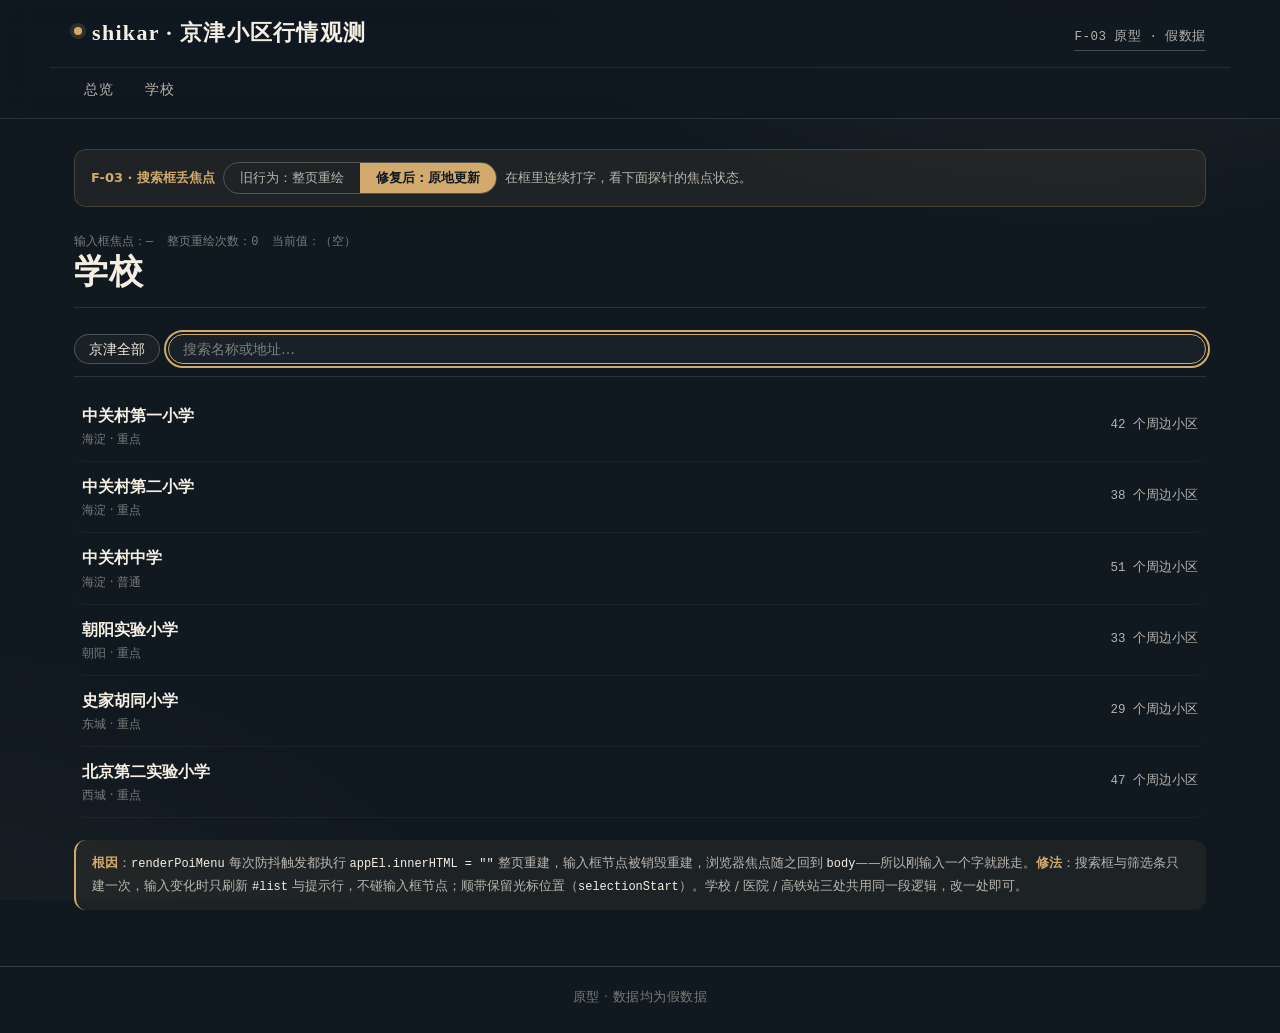
<file: prototype/f03-search-focus.html>
<!DOCTYPE html>
<html lang="zh-CN">
<head>
<meta charset="utf-8" />
<meta name="viewport" content="width=device-width, initial-scale=1.0, viewport-fit=cover" />
<meta name="theme-color" content="#101820" />
<title>F-03 原型 · 搜索框输入不再丢焦点</title>
<link rel="stylesheet" href="../web/styles.css" />
<style>
  /* 仅本原型新增 */
  .proto-switch {
    display: flex; gap: 8px; align-items: center; flex-wrap: wrap;
    padding: 12px 16px; margin: 0 0 18px;
    background: rgba(210, 170, 109, 0.08);
    border: 1px solid rgba(210, 170, 109, 0.22);
    border-radius: var(--r-sm);
    font-size: 13px; color: var(--ink-soft);
  }
  .proto-switch b { color: var(--gold); font-weight: 600; }
  .seg { display: inline-flex; border: 1px solid var(--line-strong); border-radius: var(--r-pill); overflow: hidden; }
  .seg button {
    font-family: var(--sans); font-size: 13px; padding: 6px 16px; cursor: pointer;
    background: transparent; border: none; color: var(--ink-soft);
  }
  .seg button.on { background: var(--gold); color: #101820; font-weight: 600; }
  .probe {
    display: flex; gap: 14px; flex-wrap: wrap; align-items: center;
    font-family: var(--mono); font-size: 12px; color: var(--ink-faint);
    padding: 8px 0 0;
  }
  .probe .ok { color: #7fc4b0; }
  .probe .bad { color: var(--hot); }
  .proto-note {
    margin: 22px 0 0; padding: 12px 16px; font-size: 12.5px; line-height: 1.75;
    color: var(--ink-soft); background: rgba(210, 170, 109, 0.07);
    border-left: 2px solid var(--gold); border-radius: var(--r-sm);
  }
  .proto-note b { color: var(--gold); font-weight: 600; }
  .proto-note code { font-family: var(--mono); font-size: 12px; color: var(--ivory); }
</style>
</head>
<body>
<header class="topbar">
  <div class="topbar-inner">
    <a class="brand" href="#/">shikar · 京津小区行情观测</a>
    <span class="week">F-03 原型 · 假数据</span>
  </div>
  <nav class="mainnav">
    <a href="#/">总览</a>
    <a href="#/schools">学校</a>
  </nav>
</header>

<main id="app" class="app"></main>

<footer class="footer"><span>原型 · 数据均为假数据</span></footer>

<script>
(function () {
  "use strict";

  var DATA = {
    school: [
      { name: "中关村第一小学", district: "海淀", grade: "重点", n: 42 },
      { name: "中关村第二小学", district: "海淀", grade: "重点", n: 38 },
      { name: "中关村中学", district: "海淀", grade: "普通", n: 51 },
      { name: "朝阳实验小学", district: "朝阳", grade: "重点", n: 33 },
      { name: "史家胡同小学", district: "东城", grade: "重点", n: 29 },
      { name: "北京第二实验小学", district: "西城", grade: "重点", n: 47 }
    ],
    hospital: [
      { name: "北京协和医院", district: "东城", grade: "三甲", n: 120 },
      { name: "中日友好医院", district: "朝阳", grade: "三甲", n: 96 },
      { name: "北京大学第三医院", district: "海淀", grade: "三甲", n: 88 },
      { name: "朝阳医院", district: "朝阳", grade: "三甲", n: 74 },
      { name: "天坛医院", district: "丰台", grade: "三甲", n: 61 }
    ],
    hsr: [
      { name: "北京南站", district: "丰台", grade: "", n: 300 },
      { name: "北京西站", district: "丰台", grade: "", n: 285 },
      { name: "北京站", district: "东城", grade: "", n: 210 },
      { name: "清河站", district: "海淀", grade: "", n: 96 },
      { name: "天津西站", district: "红桥", grade: "", n: 180 }
    ]
  };

  var app = document.getElementById("app");
  var mode = "new";        // "new" = 修复后（原地更新）；"old" = 复现旧行为（整页重绘）
  var type = "school";
  var q = "";
  var probe = { focus: null, renders: 0 };

  function esc(s) {
    return String(s).replace(/[&<>"]/g, function (c) {
      return { "&": "&amp;", "<": "&lt;", ">": "&gt;", '"': "&quot;" }[c];
    });
  }

  function filtered() {
    var k = q.trim().toLowerCase();
    if (!k) return DATA[type];
    return DATA[type].filter(function (it) {
      return (it.name + " " + it.district).toLowerCase().indexOf(k) >= 0;
    });
  }

  function listHtml() {
    var items = filtered();
    if (!items.length) return '<div class="empty">没有匹配「' + esc(q) + '」的条目</div>';
    return items.map(function (it) {
      return '<div class="poi-row">' +
        '<div class="poi-main">' +
          '<div class="poi-name">' + esc(it.name) + '</div>' +
          '<div class="poi-meta">' + esc(it.district) + (it.grade ? " · " + esc(it.grade) : "") + '</div>' +
        '</div>' +
        '<div class="poi-count">' + it.n + ' 个周边小区</div>' +
      '</div>';
    }).join("");
  }

  function shellHtml() {
    return '<div class="page-head"><h1>' + (type === "school" ? "学校" : type === "hospital" ? "医院" : "高铁站") + '</h1></div>' +
      '<div class="poi-bar">' +
        '<select class="district-select" aria-label="城市">' +
          '<option>京津全部</option><option>北京</option><option>天津</option>' +
        '</select>' +
        '<input class="poi-search" type="search" id="q" placeholder="搜索名称或地址…" ' +
          'aria-label="搜索" value="' + esc(q) + '" />' +
      '</div>' +
      '<div id="hint"></div>' +
      '<div class="poi-list" id="list">' + listHtml() + '</div>';
  }

  function hintHtml() {
    return q ? '<div class="poi-query-hint"><span>搜索：' + esc(q) + '</span>' +
      '<button class="poi-tab" type="button" id="clearQ">清空</button></div>' : "";
  }

  function paintProbe() {
    var el = document.getElementById("probe");
    if (!el) return;
    var f = probe.focus;
    el.innerHTML =
      '<span>输入框焦点：' +
        (f === null ? "—" : (f ? '<span class="ok">保持 ✔</span>' : '<span class="bad">丢失 ✘</span>')) +
      '</span>' +
      '<span>整页重绘次数：' + probe.renders + '</span>' +
      '<span>当前值：' + esc(q || "（空）") + '</span>';
  }

  /** 新行为：只更新列表与提示，输入框节点原地保留。 */
  function updateInPlace() {
    probe.renders += 0;                      // 不整页重绘
    document.getElementById("hint").innerHTML = hintHtml();
    document.getElementById("list").innerHTML = listHtml();
    bindClear();
    probe.focus = document.activeElement === document.getElementById("q");
    paintProbe();
  }

  /** 旧行为：整页重建，输入框被销毁重建 → 焦点丢失。 */
  function rerenderWhole() {
    probe.renders += 1;
    q = document.getElementById("q").value;
    var host = document.getElementById("view");
    host.innerHTML = shellHtml();
    bindInput();
    bindClear();
    probe.focus = document.activeElement === document.getElementById("q");
    paintProbe();
  }

  var timer = null;
  function bindInput() {
    var input = document.getElementById("q");
    if (!input) return;
    input.addEventListener("input", function () {
      if (timer) clearTimeout(timer);
      timer = setTimeout(function () {
        q = input.value;
        if (mode === "new") updateInPlace(); else rerenderWhole();
      }, 300);
    });
    input.addEventListener("keydown", function (e) {
      if (e.key === "Enter") {
        if (timer) clearTimeout(timer);
        q = input.value;
        if (mode === "new") updateInPlace(); else rerenderWhole();
      } else if (e.key === "Escape") {
        input.value = "";
        if (timer) clearTimeout(timer);
        q = "";
        if (mode === "new") updateInPlace(); else rerenderWhole();
      }
    });
    if (mode === "new") input.focus();
  }

  function bindClear() {
    var b = document.getElementById("clearQ");
    if (!b) return;
    b.addEventListener("click", function () {
      q = "";
      var input = document.getElementById("q");
      if (input) input.value = "";
      if (mode === "new") { updateInPlace(); input && input.focus(); }
      else rerenderWhole();
    });
  }

  function render() {
    probe.renders = 0;
    probe.focus = null;
    app.innerHTML =
      '<div class="proto-switch">' +
        '<b>F-03 · 搜索框丢焦点</b>' +
        '<span class="seg">' +
          '<button type="button" data-mode="old">旧行为：整页重绘</button>' +
          '<button type="button" data-mode="new">修复后：原地更新</button>' +
        '</span>' +
        '<span>在框里连续打字，看下面探针的焦点状态。</span>' +
      '</div>' +
      '<div class="probe" id="probe"></div>' +
      '<div id="view">' + shellHtml() + '</div>' +
      noteBlock();

    app.querySelectorAll("[data-mode]").forEach(function (b) {
      if (b.getAttribute("data-mode") === mode) b.classList.add("on");
      b.addEventListener("click", function () {
        mode = b.getAttribute("data-mode");
        q = "";
        render();
      });
    });
    bindInput();
    bindClear();
    paintProbe();
  }

  function noteBlock() {
    return '<p class="proto-note">' +
      '<b>根因</b>：<code>renderPoiMenu</code> 每次防抖触发都执行 <code>appEl.innerHTML = ""</code> 整页重建，' +
      '输入框节点被销毁重建，浏览器焦点随之回到 <code>body</code>——所以刚输入一个字就跳走。' +
      '<b>修法</b>：搜索框与筛选条只建一次，输入变化时只刷新 <code>#list</code> 与提示行，不碰输入框节点；' +
      '顺带保留光标位置（<code>selectionStart</code>）。学校 / 医院 / 高铁站三处共用同一段逻辑，改一处即可。' +
      '</p>';
  }

  render();
})();
</script>
</body>
</html>
</file>
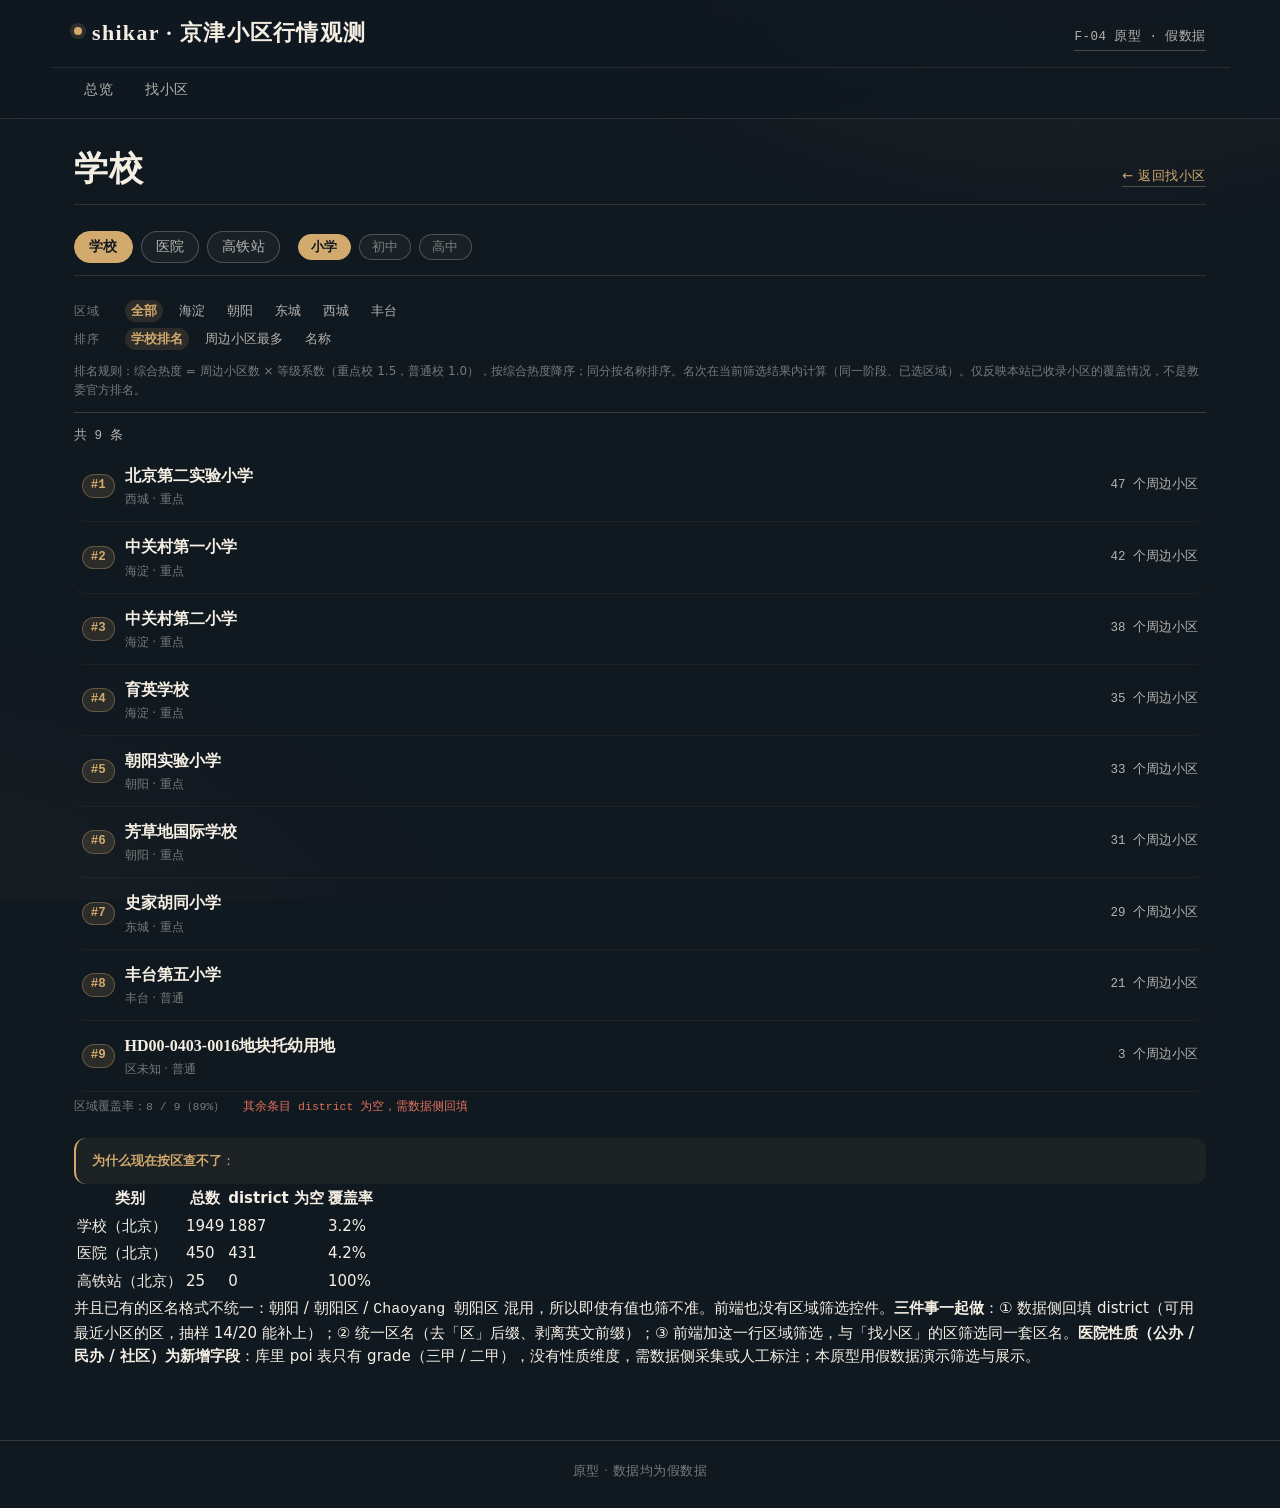
<file: prototype/f04-poi-district.html>
<!DOCTYPE html>
<html lang="zh-CN">
<head>
<meta charset="utf-8" />
<meta name="viewport" content="width=device-width, initial-scale=1.0, viewport-fit=cover" />
<meta name="theme-color" content="#101820" />
<title>F-04 原型 · 学校 / 医院 / 高铁站按区查找</title>
<link rel="stylesheet" href="../web/styles.css" />
<style>
  .proto-note {
    margin: 22px 0 0; padding: 12px 16px; font-size: 12.5px; line-height: 1.75;
    color: var(--ink-soft); background: rgba(210, 170, 109, 0.07);
    border-left: 2px solid var(--gold); border-radius: var(--r-sm);
  }
  .proto-note b { color: var(--gold); font-weight: 600; }
  .proto-note code { font-family: var(--mono); font-size: 12px; color: var(--ivory); }
  .proto-note table { border-collapse: collapse; margin-top: 8px; font-size: 12px; }
  .proto-note td, .proto-note th { border: 1px solid var(--rule); padding: 3px 10px; text-align: left; }
  .proto-note th { color: var(--gold); font-weight: 600; }

  /* 区域筛选：与既有 district-select 同一视觉语言，做成可多选的胶囊组 */
  .district-chips { display: flex; gap: 8px; flex-wrap: wrap; align-items: center; margin: 0 0 14px; }
  .district-chips .lbl { font-size: 12px; color: var(--ink-faint); letter-spacing: 0.06em; margin-right: 2px; }
  .dc {
    font-family: var(--sans); font-size: 13px; color: var(--ivory);
    background: rgba(245, 239, 227, 0.05); border: 1px solid var(--line-strong);
    border-radius: var(--r-pill); padding: 4px 13px; cursor: pointer;
  }
  .dc:hover { border-color: var(--gold); color: var(--gold); }
  .dc.on { background: var(--gold); border-color: var(--gold); color: #101820; font-weight: 600; }
  .dc .n { font-family: var(--mono); font-size: 11px; opacity: 0.72; margin-left: 4px; }

  /* 「大众点评式」：区域 + 排序 两行筛选，结果实时收敛 */
  .dp-bar { display: flex; flex-direction: column; gap: 6px; padding: 10px 0 12px; border-bottom: 1px solid var(--rule); margin-bottom: 4px; }
  .dp-row { display: flex; gap: 10px; align-items: baseline; flex-wrap: wrap; }
  .dp-row > .k { font-size: 12px; color: var(--ink-faint); letter-spacing: 0.06em; flex: 0 0 3.4em; }
  .dp-link {
    font-family: var(--sans); font-size: 13px; color: var(--ink-soft);
    background: none; border: none; padding: 2px 6px; cursor: pointer; border-radius: var(--r-sm);
  }
  .dp-link:hover { color: var(--gold); }
  .dp-link.on { color: var(--gold); font-weight: 600; background: var(--gold-soft); }
  .result-count { font-family: var(--mono); font-size: 12.5px; color: var(--ink-soft); padding: 10px 0 4px; }
  .poi-row { cursor: default; }
  .coverage { display: flex; gap: 18px; flex-wrap: wrap; font-family: var(--mono); font-size: 11.5px; color: var(--ink-faint); padding: 6px 0 0; }
  .coverage .bad { color: var(--hot); }

  /* 第二层筛选：学校阶段 / 医院等级，视觉上弱于第一行类型 tab */
  .poi-tab.sub { font-size: 13px; padding: 3px 12px; color: var(--ink-faint); }
  .poi-tab.sub.on { color: #101820; }
  .poi-tab.sub-start { margin-left: 10px; }

  /* 学校排名：排序行下方规则说明 + 列表行左侧名次徽章 */
  .rank-note { margin: 6px 0 0; font-size: 12px; line-height: 1.6; color: var(--ink-faint); }
  .poi-main.has-rank { display: flex; align-items: center; gap: 10px; }
  .poi-main.has-rank .poi-text { min-width: 0; }
  .rank-badge {
    flex: 0 0 auto; min-width: 2.6em; text-align: center;
    font-family: var(--mono); font-size: 12.5px; font-weight: 600; font-variant-numeric: tabular-nums;
    color: var(--gold); background: var(--gold-soft);
    border: 1px solid rgba(210, 170, 109, 0.35); border-radius: var(--r-sm); padding: 1px 6px;
  }
</style>
</head>
<body>
<header class="topbar">
  <div class="topbar-inner">
    <a class="brand" href="#/">shikar · 京津小区行情观测</a>
    <span class="week">F-04 原型 · 假数据</span>
  </div>
  <nav class="mainnav">
    <a href="#/">总览</a>
    <a href="#/catalog">找小区</a>
  </nav>
</header>

<main id="app" class="app"></main>

<footer class="footer"><span>原型 · 数据均为假数据</span></footer>

<script>
(function () {
  "use strict";

  // 假数据：刻意复刻线上真实分布——绝大多数条目没有区，少数区名格式不统一。
  // school.subtype 对应线上 /api/schools?stage=；hospital 的 grade（等级）与 ownership（性质）是两个独立维度。
  var DATA = {
    school: [
      { name: "中关村第一小学", district: "海淀", grade: "重点", subtype: "primary", n: 42 },
      { name: "中关村第二小学", district: "海淀", grade: "重点", subtype: "primary", n: 38 },
      { name: "朝阳实验小学", district: "朝阳", grade: "重点", subtype: "primary", n: 33 },
      { name: "史家胡同小学", district: "东城", grade: "重点", subtype: "primary", n: 29 },
      { name: "北京第二实验小学", district: "西城", grade: "重点", subtype: "primary", n: 47 },
      { name: "丰台第五小学", district: "丰台", grade: "普通", subtype: "primary", n: 21 },
      { name: "通州潞河中学", district: "通州", grade: "普通", subtype: "high", n: 26 },
      { name: "昌平第二中学", district: "昌平", grade: "普通", subtype: "middle", n: 18 },
      { name: "DayStar Academy", district: "", grade: "普通", subtype: "high", n: 300 },
      { name: "HD00-0403-0016地块托幼用地", district: "", grade: "普通", subtype: "primary", n: 3 },
      { name: "育英学校", district: "海淀区", grade: "重点", subtype: "primary", n: 35 },
      { name: "芳草地国际学校", district: "Chaoyang 朝阳区", grade: "重点", subtype: "primary", n: 31 },
      { name: "北京四中", district: "西城", grade: "重点", subtype: "high", n: 40 },
      { name: "人大附中", district: "海淀", grade: "重点", subtype: "high", n: 44 },
      { name: "首师大附中", district: "海淀", grade: "重点", subtype: "high", n: 37 },
      { name: "北京八中", district: "西城", grade: "重点", subtype: "middle", n: 28 },
      { name: "北京三帆中学", district: "西城", grade: "重点", subtype: "middle", n: 24 },
      { name: "陈经纶中学", district: "朝阳", grade: "重点", subtype: "middle", n: 22 }
    ],
    hospital: [
      { name: "北京协和医院", district: "东城", grade: "三甲", ownership: "公办", n: 120 },
      { name: "中日友好医院", district: "朝阳", grade: "三甲", ownership: "公办", n: 96 },
      { name: "北京大学第三医院", district: "海淀", grade: "三甲", ownership: "公办", n: 88 },
      { name: "天坛医院", district: "丰台", grade: "三甲", ownership: "公办", n: 61 },
      { name: "通州区潞河医院", district: "通州区", grade: "三甲", ownership: "公办", n: 44 },
      { name: "石景山医院", district: "石景山区", grade: "三甲", ownership: "公办", n: 33 },
      { name: "北京市第六医院", district: "东城", grade: "二甲", ownership: "公办", n: 52 },
      { name: "海淀医院", district: "海淀", grade: "二甲", ownership: "公办", n: 47 },
      { name: "朝阳区第二医院", district: "朝阳", grade: "二甲", ownership: "公办", n: 38 },
      { name: "北京和睦家医院", district: "朝阳", grade: "三甲", ownership: "民办", n: 41 },
      { name: "北京美中宜和妇儿医院", district: "海淀", grade: "二甲", ownership: "民办", n: 27 },
      { name: "某社区门诊部", district: "", grade: "", ownership: "社区", n: 4 },
      { name: "八里庄社区卫生服务中心", district: "", grade: "", ownership: "社区", n: 6 }
    ],
    hsr: [
      { name: "北京南站", district: "丰台", grade: "", n: 300 },
      { name: "北京西站", district: "丰台", grade: "", n: 285 },
      { name: "北京站", district: "东城", grade: "", n: 210 },
      { name: "清河站", district: "海淀", grade: "", n: 96 },
      { name: "天津西站", district: "红桥", grade: "", n: 180 },
      { name: "天津站", district: "河北", grade: "", n: 165 }
    ]
  };

  // 标准化：把「朝阳区 / Chaoyang 朝阳区 / 朝阳」统一成「朝阳」，去掉「区」后缀。
  function normDistrict(raw) {
    if (!raw) return "";
    var s = String(raw).trim();
    // 取中文片段：优先匹配「XX区 / XX县」，否则去掉尾部「区」
    var m = s.match(/([一-鿿]{2,4}?)(区|县)/);
    if (m) return m[1];
    s = s.replace(/[A-Za-z\s]/g, "").replace(/区$/, "");
    return s;
  }

  // 第二层筛选：学校阶段 / 医院等级 + 医院性质（等级与性质是两个维度，各占一行）
  var STAGES = [["primary", "小学"], ["middle", "初中"], ["high", "高中"]];
  var GRADES = [["", "全部"], ["三甲", "三甲"], ["二甲", "二甲"]];
  var OWNERS = [["", "全部"], ["公办", "公办"], ["民办", "民办"], ["社区", "社区"]];

  var app = document.getElementById("app");
  var type = "school";
  var stage = "primary";    // 学校阶段：primary | middle | high
  var grade = "";           // 医院等级："" | 三甲 | 二甲
  var owner = "";           // 医院性质："" | 公办 | 民办 | 社区
  var picked = {};          // district -> true
  var sort = "rank";        // count | name | rank（rank 仅学校）

  function esc(s) {
    return String(s).replace(/[&<>"]/g, function (c) {
      return { "&": "&amp;", "<": "&lt;", ">": "&gt;", '"': "&quot;" }[c];
    });
  }

  function rows() { return DATA[type]; }

  // 类型 → 阶段/等级 → 性质，三层之后的全量（区域筛选在下一层）
  function stageRows() {
    var list = rows();
    if (type === "school" && stage) list = list.filter(function (it) { return it.subtype === stage; });
    if (type === "hospital") {
      if (grade) list = list.filter(function (it) { return it.grade === grade; });
      if (owner) list = list.filter(function (it) { return it.ownership === owner; });
    }
    return list;
  }

  // 区域胶囊跟着阶段/等级重算：不会出现「选了小学还列出只有初中的区」
  function districts() {
    var m = {};
    stageRows().forEach(function (it) {
      var d = normDistrict(it.district);
      if (!d) return;
      m[d] = (m[d] || 0) + 1;
    });
    return Object.keys(m).sort(function (a, b) { return m[b] - m[a]; }).map(function (d) {
      return { d: d, n: m[d] };
    });
  }

  // 学校排名：综合热度 = 周边小区数 × 等级系数（重点校 1.5，普通校 1.0），降序；同分按名称。
  function rankScore(it) { return it.n * (it.grade === "重点" ? 1.5 : 1.0); }
  function byRank(a, b) {
    return rankScore(b) - rankScore(a) || a.name.localeCompare(b.name, "zh");
  }

  function filtered() {
    var list = stageRows();
    var keys = Object.keys(picked).filter(function (k) { return picked[k]; });
    if (keys.length) {
      list = list.filter(function (it) { return keys.indexOf(normDistrict(it.district)) >= 0; });
    }
    list = list.slice();
    // 名次在当前筛选结果（阶段/等级 + 区域）内计算，不跨阶段混排
    var rankMap = {};
    list.slice().sort(byRank).forEach(function (it, i) { rankMap[it.name] = i + 1; });
    if (sort === "rank") list.sort(byRank);
    else if (sort === "count") list.sort(function (a, b) { return b.n - a.n; });
    else list.sort(function (a, b) { return a.name.localeCompare(b.name, "zh"); });
    return { list: list, rank: rankMap };
  }

  function coverage() {
    var all = stageRows();
    var withD = all.filter(function (it) { return normDistrict(it.district); }).length;
    var pct = all.length ? Math.round(withD / all.length * 100) : 0;
    return { all: all.length, withD: withD, pct: pct };
  }

  // 一行「标签 + 胶囊」筛选（医院等级 / 性质复用）
  function dpRow(label, attr, opts, cur) {
    return '<div class="dp-row">' +
      '<span class="k">' + esc(label) + '</span>' +
      opts.map(function (p) {
        return '<button class="dp-link' + (cur === p[0] ? " on" : "") + '" data-' + attr + '="' + esc(p[0]) +
          '" type="button">' + esc(p[1]) + '</button>';
      }).join("") +
    '</div>';
  }

  function render() {
    var ds = districts();
    var res = filtered();
    var list = res.list;
    var rankMap = res.rank;
    var cov = coverage();

    app.innerHTML =
      '<div class="page-head">' +
        '<h1>' + (type === "school" ? "学校" : type === "hospital" ? "医院" : "高铁站") + '</h1>' +
        '<div class="page-head-aside"><a class="catalog-entry" href="#/catalog">← 返回找小区</a></div>' +
      '</div>' +
      '<div class="poi-bar">' +
        '<button class="poi-tab' + (type === "school" ? " on" : "") + '" data-type="school" type="button">学校</button>' +
        '<button class="poi-tab' + (type === "hospital" ? " on" : "") + '" data-type="hospital" type="button">医院</button>' +
        '<button class="poi-tab' + (type === "hsr" ? " on" : "") + '" data-type="hsr" type="button">高铁站</button>' +
        // 学校阶段（医院等级/性质在下面的 dp-bar 里，各占一行带标签）
        (type === "school" ? STAGES : []).map(function (p, i) {
          return '<button class="poi-tab sub' + (i === 0 ? " sub-start" : "") + (stage === p[0] ? " on" : "") +
            '" data-sub="' + esc(p[0]) + '" type="button">' + esc(p[1]) + '</button>';
        }).join("") +
      '</div>' +

      // 区域筛选（大众点评式：一行「区域」+ 一行「排序」）
      '<div class="dp-bar">' +
        // 医院：等级、性质两个维度各一行，避免混在一行互相打架
        (type === "hospital" ? dpRow("等级", "grade", GRADES, grade) + dpRow("性质", "owner", OWNERS, owner) : "") +
        '<div class="dp-row">' +
          '<span class="k">区域</span>' +
          '<button class="dp-link' + (Object.keys(picked).filter(function (k) { return picked[k]; }).length ? "" : " on") + '" data-district="" type="button">全部</button>' +
          ds.map(function (x) {
            return '<button class="dp-link' + (picked[x.d] ? " on" : "") + '" data-district="' + esc(x.d) + '" type="button">' +
              esc(x.d) + '</button>';
          }).join("") +
        '</div>' +
        '<div class="dp-row">' +
          '<span class="k">排序</span>' +
          (type === "school"
            ? '<button class="dp-link' + (sort === "rank" ? " on" : "") + '" data-sort="rank" type="button">学校排名</button>'
            : "") +
          '<button class="dp-link' + (sort === "count" ? " on" : "") + '" data-sort="count" type="button">周边小区最多</button>' +
          '<button class="dp-link' + (sort === "name" ? " on" : "") + '" data-sort="name" type="button">名称</button>' +
        '</div>' +
        (type === "school" && sort === "rank"
          ? '<p class="rank-note">排名规则：综合热度 = 周边小区数 × 等级系数（重点校 1.5，普通校 1.0），按综合热度降序；同分按名称排序。名次在当前筛选结果内计算（同一阶段、已选区域）。仅反映本站已收录小区的覆盖情况，不是教委官方排名。</p>'
          : "") +
      '</div>' +

      '<div class="result-count">共 ' + list.length + ' 条' +
        (Object.keys(picked).filter(function (k) { return picked[k]; }).length
          ? '（已按区域筛选）' : '') + '</div>' +

      '<div class="poi-list">' + (list.length ? list.map(function (it) {
        var d = normDistrict(it.district);
        var showRank = type === "school" && sort === "rank";
        // 医院展示「等级 · 性质」，社区类没有等级只显示性质
        var g = type === "hospital"
          ? [it.grade, it.ownership].filter(Boolean).join(" · ")
          : it.grade;
        return '<div class="poi-row">' +
          '<div class="poi-main' + (showRank ? " has-rank" : "") + '">' +
            (showRank ? '<span class="rank-badge">#' + rankMap[it.name] + '</span>' : "") +
            '<div class="poi-text">' +
              '<div class="poi-name">' + esc(it.name) + '</div>' +
              '<div class="poi-meta">' +
                (d ? esc(d) : '<span class="bad">区未知</span>') +
                (g ? " · " + esc(g) : "") +
              '</div>' +
            '</div>' +
          '</div>' +
          '<div class="poi-count">' + it.n + ' 个周边小区</div>' +
        '</div>';
      }).join("") : '<div class="empty">该区域暂无收录</div>') + '</div>' +

      '<div class="coverage">' +
        '<span>区域覆盖率：' + cov.withD + ' / ' + cov.all + '（' + cov.pct + '%）</span>' +
        (cov.pct < 100 ? '<span class="bad">其余条目 district 为空，需数据侧回填</span>' : '') +
      '</div>' +

      noteBlock();

    app.querySelectorAll("[data-type]").forEach(function (b) {
      b.addEventListener("click", function () {
        type = b.getAttribute("data-type");
        picked = {};
        sort = type === "school" ? "rank" : "count";
        stage = "primary";
        grade = "";
        owner = "";
        render();
      });
    });
    app.querySelectorAll("[data-sub]").forEach(function (b) {
      b.addEventListener("click", function () {
        stage = b.getAttribute("data-sub");
        picked = {};   // 阶段变了，原先选中的区可能已不存在
        render();
      });
    });
    app.querySelectorAll("[data-grade]").forEach(function (b) {
      b.addEventListener("click", function () {
        grade = b.getAttribute("data-grade");
        picked = {};
        render();
      });
    });
    app.querySelectorAll("[data-owner]").forEach(function (b) {
      b.addEventListener("click", function () {
        owner = b.getAttribute("data-owner");
        picked = {};
        render();
      });
    });
    app.querySelectorAll("[data-district]").forEach(function (b) {
      b.addEventListener("click", function () {
        var d = b.getAttribute("data-district");
        if (!d) picked = {};
        else picked[d] = !picked[d];
        render();
      });
    });
    app.querySelectorAll("[data-sort]").forEach(function (b) {
      b.addEventListener("click", function () { sort = b.getAttribute("data-sort"); render(); });
    });
  }

  function noteBlock() {
    return '<p class="proto-note">' +
      '<b>为什么现在按区查不了</b>：' +
      '<table>' +
        '<tr><th>类别</th><th>总数</th><th>district 为空</th><th>覆盖率</th></tr>' +
        '<tr><td>学校（北京）</td><td>1949</td><td>1887</td><td>3.2%</td></tr>' +
        '<tr><td>医院（北京）</td><td>450</td><td>431</td><td>4.2%</td></tr>' +
        '<tr><td>高铁站（北京）</td><td>25</td><td>0</td><td>100%</td></tr>' +
      '</table>' +
      '并且已有的区名格式不统一：<code>朝阳</code> / <code>朝阳区</code> / <code>Chaoyang 朝阳区</code> 混用，' +
      '所以即使有值也筛不准。前端也没有区域筛选控件。' +
      '<b>三件事一起做</b>：① 数据侧回填 district（可用最近小区的区，抽样 14/20 能补上）；' +
      '② 统一区名（去「区」后缀、剥离英文前缀）；③ 前端加这一行区域筛选，与「找小区」的区筛选同一套区名。' +
      '<b>医院性质（公办 / 民办 / 社区）为新增字段</b>：库里 poi 表只有 grade（三甲 / 二甲），没有性质维度，' +
      '需数据侧采集或人工标注；本原型用假数据演示筛选与展示。' +
      '</p>';
  }

  render();
})();
</script>
</body>
</html>
</file>
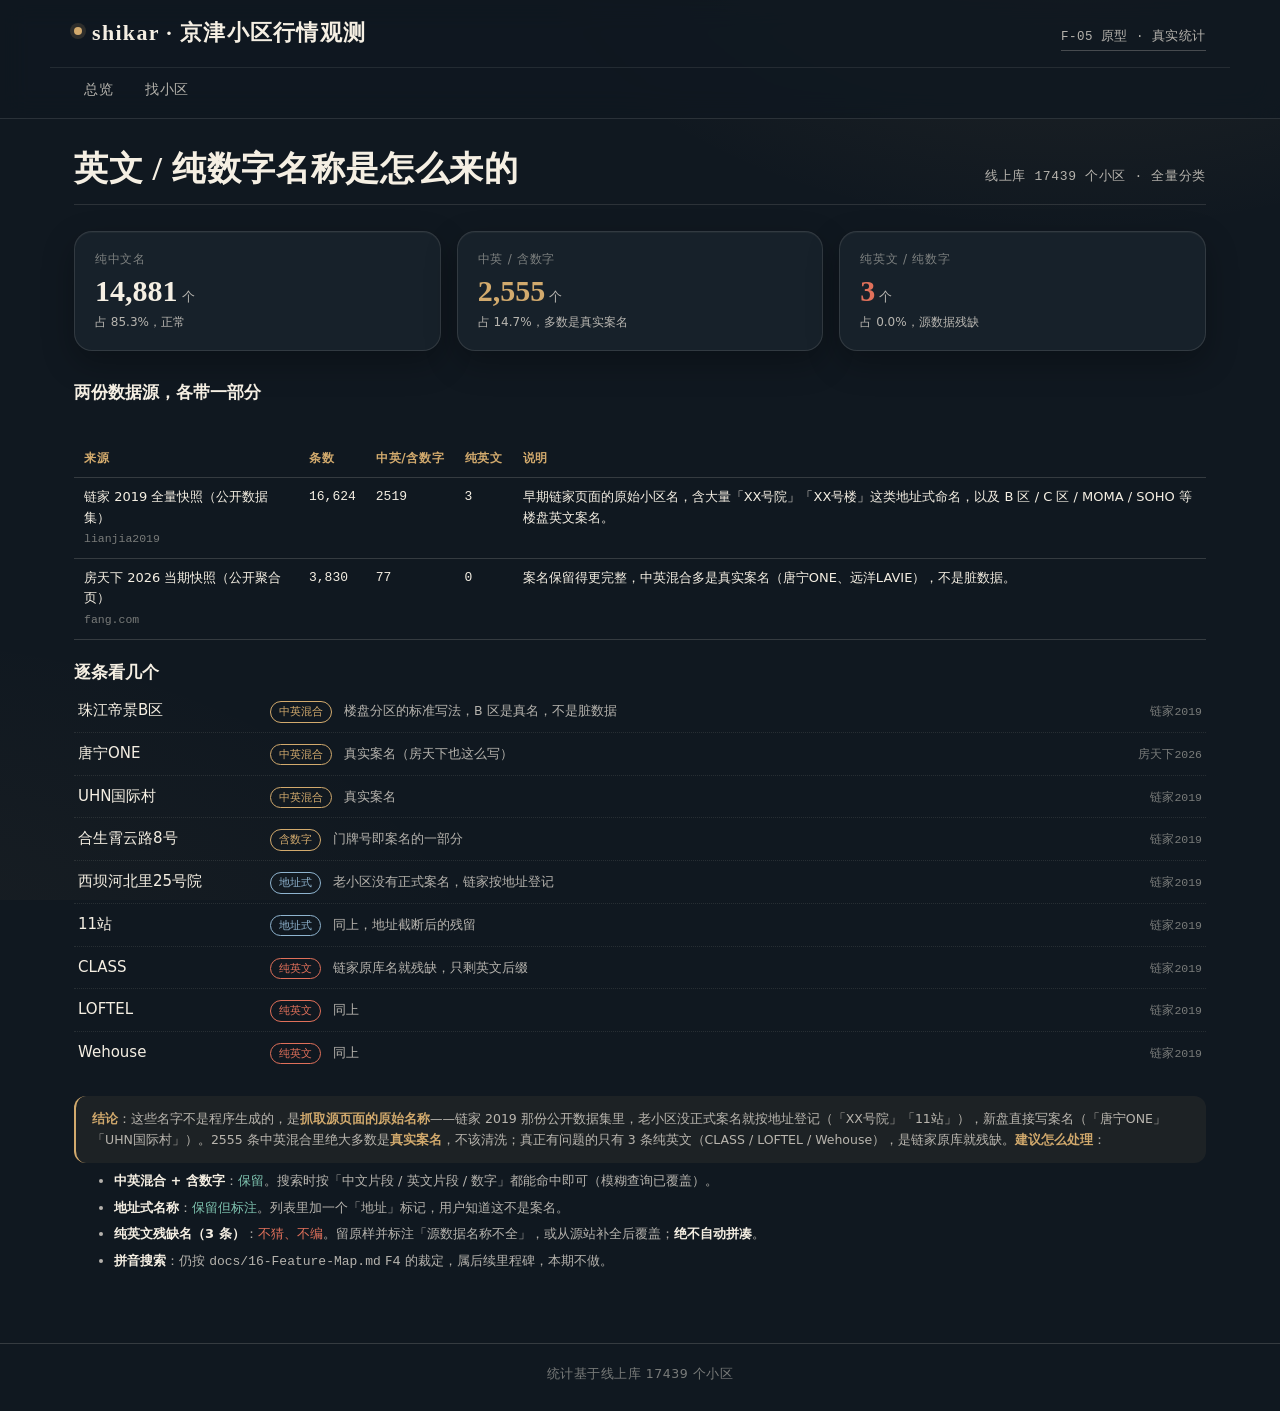
<file: prototype/f05-name-quality.html>
<!DOCTYPE html>
<html lang="zh-CN">
<head>
<meta charset="utf-8" />
<meta name="viewport" content="width=device-width, initial-scale=1.0, viewport-fit=cover" />
<meta name="theme-color" content="#101820" />
<title>F-05 原型 · 英文 / 纯数字名称的来历与处理</title>
<link rel="stylesheet" href="../web/styles.css" />
<style>
  .proto-note {
    margin: 22px 0 0; padding: 12px 16px; font-size: 12.5px; line-height: 1.75;
    color: var(--ink-soft); background: rgba(210, 170, 109, 0.07);
    border-left: 2px solid var(--gold); border-radius: var(--r-sm);
  }
  .proto-note b { color: var(--gold); font-weight: 600; }
  .proto-note code { font-family: var(--mono); font-size: 12px; color: var(--ivory); }
  .stat-grid { display: grid; grid-template-columns: repeat(3, minmax(0, 1fr)); gap: 16px; margin-bottom: 22px; }
  .stat {
    background: var(--surface); border: 1px solid var(--line); border-radius: var(--r-md);
    padding: 18px 20px; box-shadow: var(--shadow-card);
  }
  .stat .k { font-size: 12px; color: var(--ink-faint); letter-spacing: 0.06em; }
  .stat .v { font-family: var(--serif); font-size: 30px; font-weight: 700; line-height: 1.2; margin-top: 4px; }
  .stat .v .unit { font-family: var(--sans); font-size: 13px; color: var(--ink-soft); font-weight: 500; }
  .stat .note { font-size: 12px; color: var(--ink-soft); margin-top: 4px; }
  .stat.gold .v { color: var(--gold); }
  .stat.hot .v { color: var(--hot); }

  .src-wrap { overflow-x: auto; -webkit-overflow-scrolling: touch; margin: 6px 0 20px; }
  .src-table { width: 100%; min-width: 560px; border-collapse: collapse; font-size: 13px; }
  .src-table th, .src-table td { border-bottom: 1px solid var(--rule); padding: 9px 10px; text-align: left; vertical-align: top; }
  .src-table th { color: var(--gold); font-weight: 600; font-size: 12px; letter-spacing: 0.06em; white-space: nowrap; }
  .src-table td.num { font-family: var(--mono); white-space: nowrap; }

  .name-list { list-style: none; margin: 0; padding: 0; }
  .name-item {
    display: flex; align-items: baseline; gap: 12px; flex-wrap: wrap;
    padding: 9px 4px; border-bottom: 1px dotted rgba(245, 239, 227, 0.10);
  }
  .name-item:last-child { border-bottom: none; }
  .name-raw { font-family: var(--sans); font-size: 15px; color: var(--ivory); min-width: 12em; }
  .name-tag {
    font-size: 11px; padding: 1px 8px; border-radius: var(--r-pill);
    border: 1px solid currentColor; color: var(--ink-faint);
  }
  .name-tag.mix { color: var(--gold); }
  .name-tag.pure { color: var(--hot); }
  .name-tag.addr { color: var(--cold); }
  .name-why { font-size: 12.5px; color: var(--ink-soft); flex: 1 1 16em; }
  .name-src { font-family: var(--mono); font-size: 11.5px; color: var(--ink-faint); }

  .opt { margin-top: 8px; }
  .opt li { margin: 6px 0; font-size: 13px; color: var(--ink-soft); }
  .opt b { color: var(--ivory); }
  .pill-ok { color: #7fc4b0; }
  .pill-no { color: var(--hot); }
  @media (max-width: 720px) {
    .stat-grid { grid-template-columns: 1fr; }
    .src-table { font-size: 12px; }
    .src-table th, .src-table td { padding: 7px 6px; }
  }
</style>
</head>
<body>
<header class="topbar">
  <div class="topbar-inner">
    <a class="brand" href="#/">shikar · 京津小区行情观测</a>
    <span class="week">F-05 原型 · 真实统计</span>
  </div>
  <nav class="mainnav">
    <a href="#/">总览</a>
    <a href="#/catalog">找小区</a>
  </nav>
</header>

<main id="app" class="app"></main>

<footer class="footer"><span>统计基于线上库 17439 个小区</span></footer>

<script>
(function () {
  "use strict";

  // 真实统计（线上 /api/catalog 全量拉取 17439 条后分类）
  var STATS = { total: 17439, cnOnly: 14881, cnMixed: 2555, latOnly: 3 };

  var SOURCES = [
    {
      src: "lianjia2019", label: "链家 2019 全量快照（公开数据集）",
      rows: 16624, mixed: 2519, pure: 3,
      note: "早期链家页面的原始小区名，含大量「XX号院」「XX号楼」这类地址式命名，以及 B 区 / C 区 / MOMA / SOHO 等楼盘英文案名。"
    },
    {
      src: "fang.com", label: "房天下 2026 当期快照（公开聚合页）",
      rows: 3830, mixed: 77, pure: 0,
      note: "案名保留得更完整，中英混合多是真实案名（唐宁ONE、远洋LAVIE），不是脏数据。"
    }
  ];

  var SAMPLES = [
    { name: "珠江帝景B区", tag: ["mix", "中英混合"], why: "楼盘分区的标准写法，B 区是真名，不是脏数据", src: "链家2019" },
    { name: "唐宁ONE", tag: ["mix", "中英混合"], why: "真实案名（房天下也这么写）", src: "房天下2026" },
    { name: "UHN国际村", tag: ["mix", "中英混合"], why: "真实案名", src: "链家2019" },
    { name: "合生霄云路8号", tag: ["mix", "含数字"], why: "门牌号即案名的一部分", src: "链家2019" },
    { name: "西坝河北里25号院", tag: ["addr", "地址式"], why: "老小区没有正式案名，链家按地址登记", src: "链家2019" },
    { name: "11站", tag: ["addr", "地址式"], why: "同上，地址截断后的残留", src: "链家2019" },
    { name: "CLASS", tag: ["pure", "纯英文"], why: "链家原库名就残缺，只剩英文后缀", src: "链家2019" },
    { name: "LOFTEL", tag: ["pure", "纯英文"], why: "同上", src: "链家2019" },
    { name: "Wehouse", tag: ["pure", "纯英文"], why: "同上", src: "链家2019" }
  ];

  var app = document.getElementById("app");

  function esc(s) {
    return String(s).replace(/[&<>"]/g, function (c) {
      return { "&": "&amp;", "<": "&lt;", ">": "&gt;", '"': "&quot;" }[c];
    });
  }
  function pct(n, d) { return (n / d * 100).toFixed(1) + "%"; }

  function render() {
    var s = STATS;
    app.innerHTML =
      '<div class="page-head">' +
        '<h1>英文 / 纯数字名称是怎么来的</h1>' +
        '<span class="sub">线上库 ' + s.total + ' 个小区 · 全量分类</span>' +
      '</div>' +

      '<div class="stat-grid">' +
        '<div class="stat">' +
          '<div class="k">纯中文名</div>' +
          '<div class="v">' + s.cnOnly.toLocaleString("en-US") + '<span class="unit"> 个</span></div>' +
          '<div class="note">占 ' + pct(s.cnOnly, s.total) + '，正常</div>' +
        '</div>' +
        '<div class="stat gold">' +
          '<div class="k">中英 / 含数字</div>' +
          '<div class="v">' + s.cnMixed.toLocaleString("en-US") + '<span class="unit"> 个</span></div>' +
          '<div class="note">占 ' + pct(s.cnMixed, s.total) + '，多数是真实案名</div>' +
        '</div>' +
        '<div class="stat hot">' +
          '<div class="k">纯英文 / 纯数字</div>' +
          '<div class="v">' + s.latOnly + '<span class="unit"> 个</span></div>' +
          '<div class="note">占 ' + pct(s.latOnly, s.total) + '，源数据残缺</div>' +
        '</div>' +
      '</div>' +

      '<h2 class="section" style="border-top:none;padding-top:0"><span style="font-family:var(--serif);font-size:17px">两份数据源，各带一部分</span></h2>' +
      '<div class="src-wrap"><table class="src-table">' +
        '<tr><th>来源</th><th>条数</th><th>中英/含数字</th><th>纯英文</th><th>说明</th></tr>' +
        SOURCES.map(function (x) {
          return '<tr>' +
            '<td>' + esc(x.label) + '<br><span class="name-src">' + esc(x.src) + '</span></td>' +
            '<td class="num">' + x.rows.toLocaleString("en-US") + '</td>' +
            '<td class="num">' + x.mixed + '</td>' +
            '<td class="num">' + x.pure + '</td>' +
            '<td>' + esc(x.note) + '</td>' +
          '</tr>';
        }).join("") +
      '</table></div>' +

      '<h2 style="font-family:var(--serif);font-size:17px;margin:0 0 4px">逐条看几个</h2>' +
      '<ul class="name-list">' +
        SAMPLES.map(function (x) {
          return '<li class="name-item">' +
            '<span class="name-raw">' + esc(x.name) + '</span>' +
            '<span class="name-tag ' + x.tag[0] + '">' + esc(x.tag[1]) + '</span>' +
            '<span class="name-why">' + esc(x.why) + '</span>' +
            '<span class="name-src">' + esc(x.src) + '</span>' +
          '</li>';
        }).join("") +
      '</ul>' +

      noteBlock();
  }

  function noteBlock() {
    return '<p class="proto-note">' +
      '<b>结论</b>：这些名字不是程序生成的，是<b>抓取源页面的原始名称</b>——链家 2019 那份公开数据集里，' +
      '老小区没正式案名就按地址登记（「XX号院」「11站」），新盘直接写案名（「唐宁ONE」「UHN国际村」）。' +
      '2555 条中英混合里绝大多数是<b>真实案名</b>，不该清洗；真正有问题的只有 3 条纯英文（CLASS / LOFTEL / Wehouse），' +
      '是链家原库就残缺。' +
      '<b>建议怎么处理</b>：' +
      '<ul class="opt">' +
        '<li><b>中英混合 + 含数字</b>：<span class="pill-ok">保留</span>。搜索时按「中文片段 / 英文片段 / 数字」都能命中即可（模糊查询已覆盖）。</li>' +
        '<li><b>地址式名称</b>：<span class="pill-ok">保留但标注</span>。列表里加一个「地址」标记，用户知道这不是案名。</li>' +
        '<li><b>纯英文残缺名（3 条）</b>：<span class="pill-no">不猜、不编</span>。留原样并标注「源数据名称不全」，或从源站补全后覆盖；<b>绝不自动拼凑</b>。</li>' +
        '<li><b>拼音搜索</b>：仍按 <code>docs/16-Feature-Map.md</code> F4 的裁定，属后续里程碑，本期不做。</li>' +
      '</ul>' +
      '</p>';
  }

  render();
})();
</script>
</body>
</html>
</file>
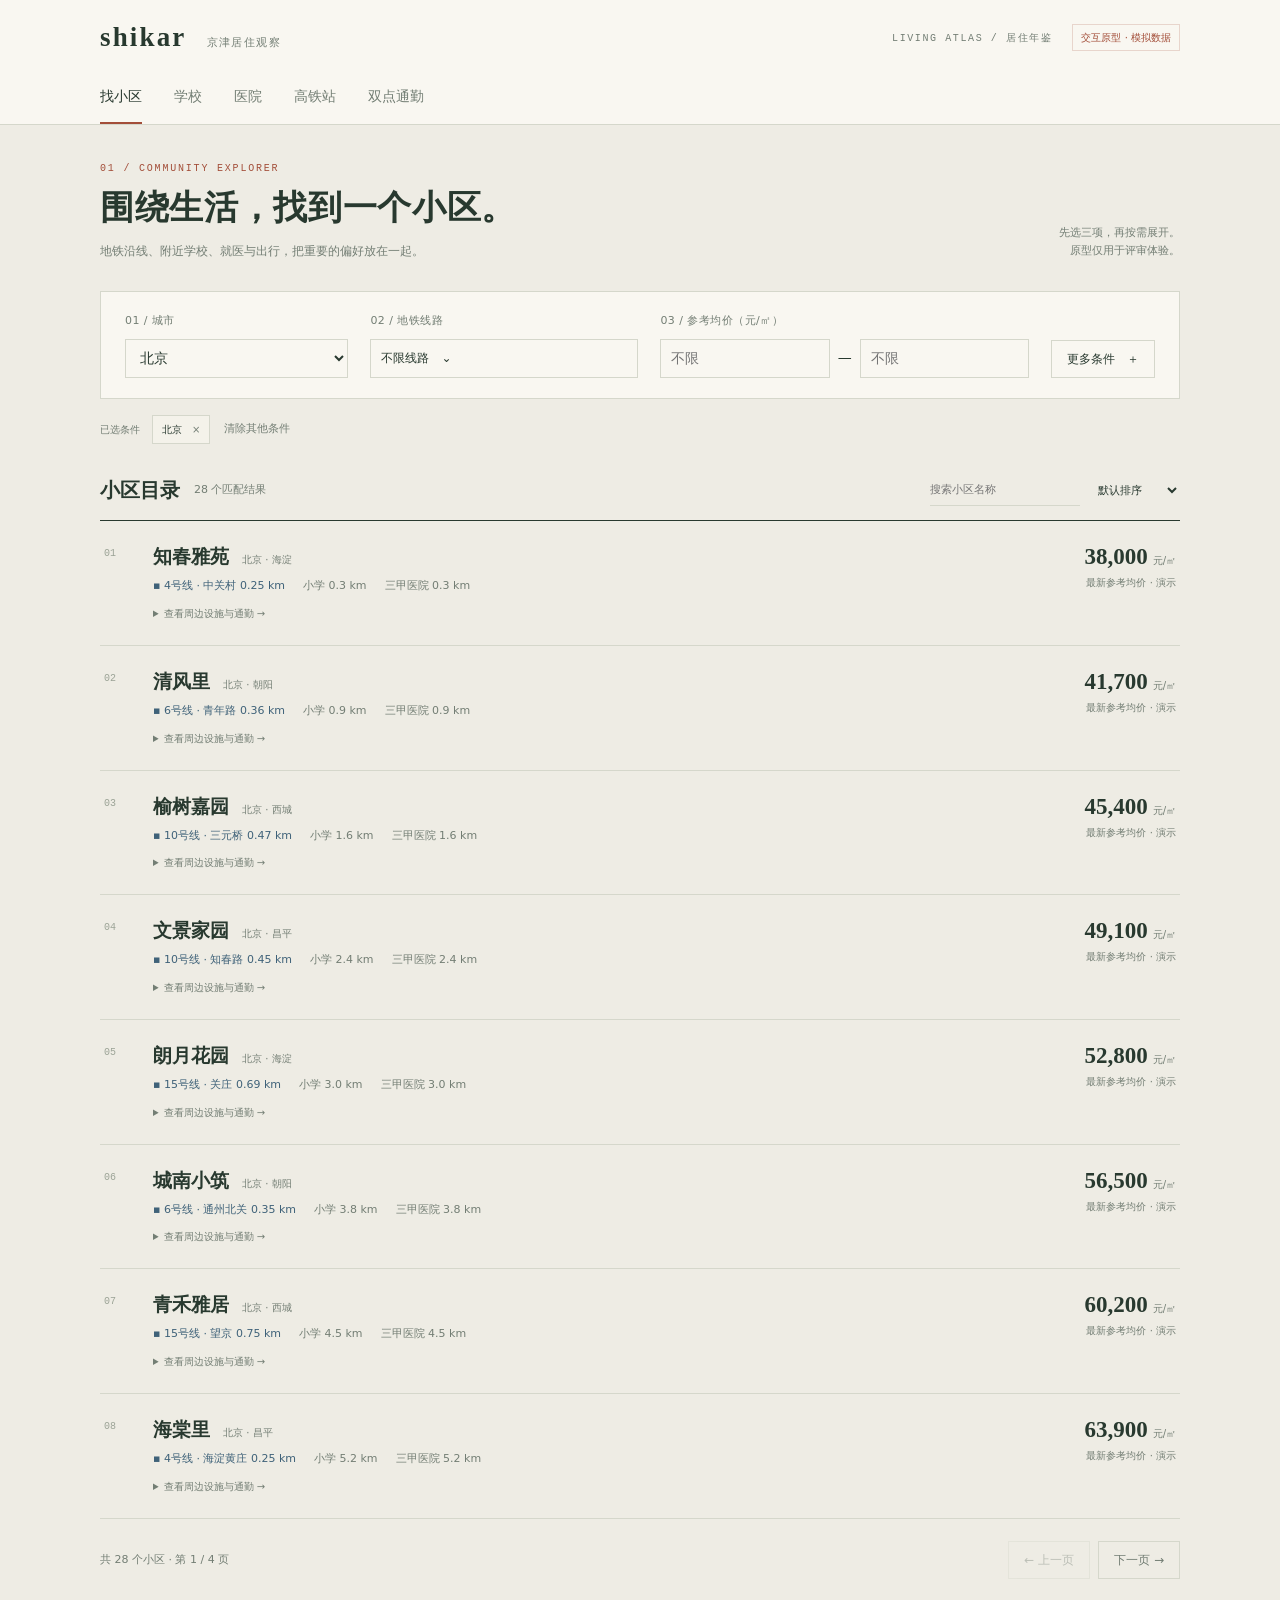
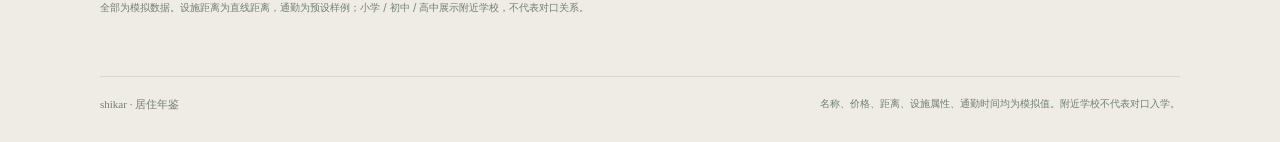
<file: prototype/full.html>
<!doctype html>
<html lang="zh-CN">
<head><meta charset="utf-8"><meta name="viewport" content="width=device-width,initial-scale=1"><title>shikar · 按生活半径找小区 · 完整原型</title><link rel="stylesheet" href="full.css"></head>
<body>
<header><div class="mast"><a href="#find" class="brand">shikar<span>京津居住观察</span></a><span class="edition">LIVING ATLAS / 居住年鉴</span><span class="demo-badge">交互原型 · 模拟数据</span></div><nav aria-label="主菜单"><a href="#find" data-view="find">找小区</a><a href="#schools" data-view="schools">学校</a><a href="#hospitals" data-view="hospitals">医院</a><a href="#hsr" data-view="hsr">高铁站</a><a href="#commute" data-view="commute">双点通勤</a></nav></header>
<main id="main"></main>
<footer>shikar · 居住年鉴<span>名称、价格、距离、设施属性、通勤时间均为模拟值。附近学校不代表对口入学。</span></footer>
<dialog id="drawer" class="drawer" aria-labelledby="drawer-title"><div class="drawer-shell"><div class="drawer-head"><div><span class="eyebrow">YOUR PREFERENCES</span><h2 id="drawer-title">把偏好，再细化一点。</h2></div><button id="close-drawer" class="icon-button" aria-label="关闭筛选">×</button></div><form id="drawer-form"><div id="drawer-content" class="drawer-content"></div><div id="drawer-error" class="form-error" role="alert"></div><div class="drawer-footer"><button type="button" id="reset-draft" class="button">重置条件</button><button type="button" id="cancel-drawer" class="button">取消</button><button type="submit" class="button primary">应用条件</button></div></form></div></dialog>
<script src="full.js"></script>
</body></html>
</file>
<file: web/styles.css>
/* shikar 前端样式 —「深炭蓝 / 象牙 / 哑金」行情观测站
   参照 business-personal-brand 模板：#101820 深炭蓝 · #f5efe3 象牙白 · #d2aa6d 哑金
   大圆角 · 金色细环 · 衬线标题 · 纯原生 CSS，零依赖、无外链。 */

:root {
  /* 底色与面 */
  --bg: #101820;
  --surface: #17212a;
  --surface-hi: #1d2833;
  /* 文字（保留旧变量名，供既有规则直接沿用） */
  --ivory: #f5efe3;
  --ink: #f5efe3;
  --ink-soft: rgba(245, 239, 227, 0.72);
  --ink-faint: rgba(245, 239, 227, 0.46);
  --paper: #101820;
  --paper-hi: #17212a;
  /* 线与描边 */
  --rule: rgba(245, 239, 227, 0.16);
  --rule-soft: rgba(245, 239, 227, 0.09);
  --line: rgba(245, 239, 227, 0.12);
  --line-strong: rgba(245, 239, 227, 0.24);
  /* 强调与数据语义 */
  --gold: #d2aa6d;
  --gold-hi: #e7c78f;
  --gold-soft: rgba(210, 170, 109, 0.14);
  --hot: #e0705a;
  --cold: #8fb4cf;
  --rising: #d2aa6d;
  --falling: #6fae9a;
  /* 字体与形状 */
  --serif: "Songti SC", "STSong", "SimSun", "Noto Serif SC", Georgia, "Times New Roman", serif;
  --sans: "PingFang SC", "Hiragino Sans GB", "Microsoft YaHei", "Noto Sans CJK SC", system-ui, sans-serif;
  --mono: "Consolas", "SFMono-Regular", "Cascadia Code", monospace;
  --r-card: 26px;
  --r-md: 18px;
  --r-sm: 12px;
  --r-pill: 999px;
  --shadow-card: inset 0 1px 0 rgba(245, 239, 227, 0.04), 0 12px 32px rgba(0, 0, 0, 0.28);
  --shadow: none;
}

* { box-sizing: border-box; }
html, body { margin: 0; padding: 0; min-height: 100%; }
body { overflow-x: hidden; }

body {
  color: var(--ivory);
  font-family: var(--sans);
  font-size: 15px;
  line-height: 1.58;
  -webkit-font-smoothing: antialiased;
  display: flex;
  flex-direction: column;
  min-height: 100vh;
  background-color: var(--bg);
  /* 两处极淡金色柔光，模拟参考图右上的金色光晕 */
  background-image:
    radial-gradient(900px 520px at 84% -10%, rgba(210, 170, 109, 0.10), transparent 62%),
    radial-gradient(1100px 640px at -12% 112%, rgba(210, 170, 109, 0.05), transparent 60%);
  background-attachment: fixed;
}

::selection { background: rgba(210, 170, 109, 0.32); color: var(--ivory); }
input[type="range"] { accent-color: var(--gold); }

a { color: var(--gold); text-decoration: none; border-bottom: 1px solid rgba(210, 170, 109, 0.35); }
a:hover { color: var(--gold-hi); border-bottom-color: var(--gold-hi); }

/* ---------- 顶栏 ---------- */
.topbar {
  position: sticky; top: 0; z-index: 20;
  background: rgba(16, 24, 32, 0.86);
  backdrop-filter: blur(14px) saturate(130%);
  -webkit-backdrop-filter: blur(14px) saturate(130%);
  border-bottom: 1px solid var(--line);
}
.topbar-inner {
  max-width: 1180px; margin: 0 auto; padding: 16px 24px;
  display: flex; align-items: baseline; justify-content: space-between; gap: 12px;
}
.brand {
  position: relative;
  font-family: var(--serif);
  font-size: 22px; font-weight: 700; letter-spacing: 0.06em;
  color: var(--ivory); border-bottom: none; padding-left: 18px;
}
.brand::before {
  content: ""; position: absolute; left: 0; top: 0.52em;
  width: 8px; height: 8px; border-radius: 50%;
  background: var(--gold); box-shadow: 0 0 0 4px rgba(210, 170, 109, 0.16);
}
.brand:hover { color: var(--ivory); border-bottom: none; }
.week {
  font-family: var(--mono); font-size: 12.5px; letter-spacing: 0.04em;
  color: var(--ink-soft); white-space: nowrap;
  padding-bottom: 2px; border-bottom: 1px solid var(--line-strong);
}

/* ---------- 主容器 ---------- */
.app {
  flex: 1 0 auto; width: 100%; max-width: 1180px;
  margin: 0 auto; padding: 30px 24px 48px;
}
.footer {
  flex-shrink: 0; text-align: center; padding: 20px 24px 28px;
  color: var(--ink-faint); font-size: 12.5px; letter-spacing: 0.04em;
  border-top: 1px solid var(--rule); margin-top: 8px;
}

/* ---------- 通用状态 ---------- */
.loading, .empty, .error { text-align: center; padding: 64px 20px; color: var(--ink-soft); font-size: 15px; }
.error { color: var(--hot); }
.notice {
  background: rgba(224, 112, 90, 0.10); border: 1px solid rgba(224, 112, 90, 0.38);
  border-left-width: 3px; color: #f0a190; padding: 12px 16px; margin: 8px 0 20px; font-size: 14px;
  border-radius: var(--r-sm);
}
.spinner {
  display: inline-block; width: 20px; height: 20px;
  border: 2px solid var(--line-strong); border-top-color: var(--gold);
  border-radius: 50%; animation: spin 0.8s linear infinite; vertical-align: middle; margin-right: 10px;
}
@keyframes spin { to { transform: rotate(360deg); } }

/* ---------- 首页 Hero（参考图的品牌首屏） ---------- */
.hero {
  position: relative; overflow: hidden;
  display: grid; grid-template-columns: minmax(0, 1fr) auto;
  align-items: center; gap: 32px;
  padding: 46px 44px; margin: 0 0 30px;
  background:
    linear-gradient(135deg, rgba(210, 170, 109, 0.09), transparent 58%),
    var(--surface);
  border: 1px solid var(--line);
  border-radius: var(--r-card);
  box-shadow: var(--shadow-card);
}
.hero-copy { min-width: 0; }
.hero-kicker {
  font-family: var(--sans); font-size: 11.5px; font-weight: 700;
  letter-spacing: 0.34em; text-transform: uppercase;
  color: var(--gold); margin-bottom: 14px;
}
.hero h1 {
  font-family: var(--serif); font-size: 50px; line-height: 1.1;
  margin: 0; font-weight: 700; letter-spacing: 0.01em;
}
.hero-sub { margin: 14px 0 0; color: var(--ink-soft); font-size: 15px; max-width: 34em; line-height: 1.7; }
.hero-actions { display: flex; gap: 12px; flex-wrap: wrap; margin-top: 28px; }
.hero-cta {
  display: inline-flex; align-items: center; gap: 8px;
  padding: 11px 24px; border-radius: var(--r-pill);
  font-family: var(--sans); font-size: 14px; font-weight: 600; letter-spacing: 0.02em;
  color: var(--ivory); background: rgba(245, 239, 227, 0.06);
  border: 1px solid var(--line-strong);
  transition: background-color 0.15s ease, border-color 0.15s ease, color 0.15s ease;
}
.hero-cta:hover { color: var(--gold); border-color: var(--gold); border-bottom-color: var(--gold); }
.hero-cta.primary { background: var(--gold); border-color: var(--gold); color: #101820; }
.hero-cta.primary:hover { background: var(--gold-hi); border-color: var(--gold-hi); color: #101820; }

/* 首页 hero 搜索框（F-01）：胶囊、哑金按钮，颜色全部取自既有变量 */
.hero-search { display: flex; gap: 10px; margin-top: 26px; max-width: 560px; }
.hero-search input {
  flex: 1 1 auto; min-width: 0;
  background: rgba(245, 239, 227, 0.04);
  border: 1px solid var(--line-strong); border-radius: var(--r-pill);
  color: var(--ivory); font-family: var(--sans); font-size: 15px;
  padding: 12px 20px; -webkit-appearance: none; appearance: none;
}
.hero-search input::placeholder { color: var(--ink-faint); opacity: 1; }
.hero-search input:focus { outline: 2px solid var(--gold); outline-offset: 2px; border-color: var(--gold); }
.hero-search button {
  flex: 0 0 auto;
  font-family: var(--sans); font-size: 14px; font-weight: 600; letter-spacing: 0.02em;
  color: #101820; background: var(--gold); border: 1px solid var(--gold);
  border-radius: var(--r-pill); padding: 12px 22px; cursor: pointer;
  transition: background-color 0.15s ease, border-color 0.15s ease;
}
.hero-search button:hover { background: var(--gold-hi); border-color: var(--gold-hi); }
@media (max-width: 720px) {
  .hero-search { margin-top: 20px; max-width: none; }
  .hero-search input { font-size: 16px; min-height: 46px; padding: 10px 18px; }
  .hero-search button { min-height: 46px; padding: 10px 18px; }
}

/* 金色细环 + 横线：参考图右侧的装饰母题 */
.hero-deco { position: relative; width: 230px; height: 210px; flex-shrink: 0; }
.hero-ring {
  position: absolute; right: 8px; top: 50%; transform: translateY(-50%);
  width: 186px; height: 186px; border-radius: 50%;
  border: 16px solid rgba(210, 170, 109, 0.26);
}
.hero-line {
  position: absolute; right: 0; bottom: 8px;
  width: 148px; height: 6px; border-radius: 3px;
  background: var(--gold); opacity: 0.5;
}

/* ---------- 页面页眉（非首页） ---------- */
.page-head {
  display: flex; align-items: baseline; justify-content: space-between;
  gap: 12px; margin: 0 0 26px; padding-bottom: 16px; border-bottom: 1px solid var(--line); flex-wrap: wrap;
}
.page-head h1 {
  font-family: var(--serif); font-size: 34px; line-height: 1.15;
  margin: 0; font-weight: 700; letter-spacing: 0.02em;
}
.page-head .sub { color: var(--ink-soft); font-size: 13px; font-family: var(--mono); letter-spacing: 0.05em; }

/* ---------- 城市面板 ---------- */
.city-grid { display: grid; grid-template-columns: repeat(2, minmax(0, 1fr)); gap: 24px; }

.city-card {
  position: relative;
  background: var(--surface);
  border: 1px solid var(--line);
  border-radius: var(--r-card);
  padding: 26px 26px 24px;
  display: flex; flex-direction: column; gap: 18px;
  box-shadow: var(--shadow-card);
}
.city-card::before {
  content: ""; position: absolute; top: 0; left: 26px;
  width: 64px; height: 2px; background: var(--gold); opacity: 0.75;
}

.city-head { display: flex; align-items: baseline; justify-content: space-between; gap: 12px; border-bottom: 1px solid var(--rule-soft); padding-bottom: 12px; }
.city-name { font-family: var(--serif); font-size: 27px; font-weight: 700; letter-spacing: 0.08em; }
.city-count { font-size: 12.5px; color: var(--ink-soft); letter-spacing: 0.04em; }
.city-count b { color: var(--gold); font-family: var(--mono); font-size: 15px; font-weight: 600; }

/* 区筛选 */
.city-filter { display: flex; align-items: center; gap: 10px; flex-wrap: wrap; }
.city-filter label { font-size: 12.5px; color: var(--ink-soft); white-space: nowrap; letter-spacing: 0.08em; }
.city-filter select {
  appearance: none; -webkit-appearance: none; -moz-appearance: none;
  background-color: rgba(245, 239, 227, 0.04);
  border: 1px solid var(--line-strong);
  border-radius: var(--r-pill);
  color: var(--ivory);
  font-family: var(--sans);
  font-size: 14px;
  padding: 6px 30px 6px 14px;
  cursor: pointer; min-width: 120px;
  background-image: linear-gradient(45deg, transparent 50%, var(--ink-soft) 50%), linear-gradient(135deg, var(--ink-soft) 50%, transparent 50%);
  background-position: calc(100% - 15px) 55%, calc(100% - 10px) 55%;
  background-size: 5px 5px, 5px 5px;
  background-repeat: no-repeat;
  transition: background-color 0.15s ease, border-color 0.15s ease;
}
.city-filter select:hover { background-color: rgba(245, 239, 227, 0.08); border-color: var(--gold); }
.city-filter select:focus { outline: 2px solid var(--gold); outline-offset: 2px; }
.city-filter select:disabled { opacity: 0.5; cursor: default; }
.city-filter select option { background: var(--surface); color: var(--ivory); }

/* 温度读数 */
.gauge-wrap { display: flex; align-items: center; gap: 20px; padding: 4px 0 6px; }
.gauge { width: 156px; height: 96px; flex-shrink: 0; }
.gauge svg { display: block; width: 100%; height: 100%; overflow: visible; }
.gauge-temp { display: flex; flex-direction: column; gap: 2px; }
.gauge-temp .num {
  font-family: var(--serif); font-size: 50px; font-weight: 700; line-height: 1;
  letter-spacing: -0.02em; font-variant-numeric: lining-nums tabular-nums;
  color: var(--ivory);
}
.gauge-temp .unit { font-size: 13.5px; color: var(--gold); font-weight: 500; letter-spacing: 0.06em; }
.gauge-temp .label { font-size: 12px; color: var(--ink-faint); letter-spacing: 0.04em; }
.city-insufficient {
  margin: 8px 0 0;
  padding: 6px 10px;
  border-left: 2px solid var(--gold);
  background: rgba(210, 170, 109, 0.08);
  font-size: 12px;
  color: var(--ink-soft);
  letter-spacing: 0.03em;
  line-height: 1.5;
}
.city-delta {
  margin: 6px 0 0;
  font-size: 12.5px;
  color: var(--ink-soft);
  letter-spacing: 0.03em;
}
/* 读数层：门槛不足时仍给真实读数，视觉上与温度结论区分开（虚线边框、无强调色） */
.city-readings {
  margin: 8px 0 0;
  padding: 6px 10px;
  border: 1px dashed var(--line, rgba(0, 0, 0, 0.14));
  border-radius: 4px;
  font-size: 12px;
  color: var(--ink-soft);
  letter-spacing: 0.03em;
  line-height: 1.5;
}
.city-readings .cr-title {
  font-size: 11px;
  opacity: 0.75;
  margin-bottom: 2px;
}
.city-readings .cr-body {
  font-variant-numeric: tabular-nums;
}
.district-heat {
  margin: 10px 0 4px;
  padding: 8px 10px;
  border: 1px solid rgba(210, 170, 109, 0.18);
  border-radius: 6px;
}
.district-heat .dh-title {
  font-size: 12px;
  color: var(--gold);
  letter-spacing: 0.08em;
  margin-bottom: 4px;
}
.district-heat .dh-row {
  display: flex;
  gap: 8px;
  align-items: baseline;
  padding: 2px 0;
  font-size: 12.5px;
  color: var(--ink-soft);
}
.district-heat .dh-name { flex: 0 0 5em; color: var(--ink); }
.district-heat .dh-temp { font-family: var(--mono); color: var(--gold); }
.district-heat .dh-meta { margin-left: auto; color: var(--ink-faint); font-size: 11.5px; }
.district-heat .dh-more { margin-top: 4px; font-size: 11.5px; color: var(--ink-faint); }
.plate-compare {
  margin: 6px 0 0;
  font-size: 12.5px;
  color: var(--ink-soft);
  letter-spacing: 0.02em;
}

/* ---------- 榜单 ---------- */
.boards { display: grid; grid-template-columns: repeat(2, minmax(0, 1fr)); gap: 20px 24px; }
.board { border-top: 1px solid var(--line); padding-top: 10px; min-width: 0; }
.board-title {
  font-family: var(--serif); font-size: 14px; font-weight: 700; color: var(--ivory);
  margin-bottom: 6px; display: flex; align-items: center; gap: 7px; letter-spacing: 0.06em;
}
.board-title .dot { width: 8px; height: 8px; flex-shrink: 0; border-radius: 50%; }
.dot-hot { background: var(--hot); }
.dot-cold { background: var(--cold); }
.dot-rising { background: var(--rising); }
.dot-falling { background: var(--falling); }

.board-list { list-style: none; margin: 0; padding: 0; display: flex; flex-direction: column; }
.board-item { border-bottom: 1px dotted rgba(245, 239, 227, 0.10); }
.board-item:last-child { border-bottom: none; }
.board-item a {
  display: flex; align-items: center; justify-content: space-between; gap: 8px;
  padding: 7px 4px; color: var(--ivory); font-size: 13.5px; min-width: 0; border-bottom: none;
  border-radius: var(--r-sm);
}
.board-item a:hover { background: rgba(245, 239, 227, 0.05); border-bottom: none; }
.board-item a:hover .name { color: var(--gold); }
.board-item .name { overflow: hidden; text-overflow: ellipsis; white-space: nowrap; min-width: 0; flex: 1 1 auto; }
.board-item .name .district { color: var(--ink-faint); font-size: 12px; margin-left: 5px; }
.board-item .meta { display: flex; align-items: center; gap: 8px; flex-shrink: 0; }
.board-item .temp { font-family: var(--mono); font-size: 13px; font-weight: 600; font-variant-numeric: tabular-nums; }
.board-item .temp.hot { color: var(--hot); }
.board-item .temp.cold { color: var(--cold); }
.board-empty { color: var(--ink-faint); font-size: 12.5px; padding: 6px 2px; }

/* ---------- 阶段徽章 ---------- */
.badge {
  display: inline-block; font-size: 11.5px; font-weight: 600; letter-spacing: 0.05em;
  padding: 2px 10px; border-radius: var(--r-pill); line-height: 1.6; white-space: nowrap;
  border: 1px solid currentColor; background: rgba(245, 239, 227, 0.04);
}
.badge.stage-bingdian { color: #8fb4cf; }
.badge.stage-huinuan  { color: #7fc4b0; }
.badge.stage-wenhe    { color: #c9c2ad; }
.badge.stage-shengwen { color: var(--gold); }
.badge.stage-guore    { color: var(--hot); }
.badge.stage-jiangwen { color: #6fae9a; }
.badge.stage-xiaxing  { color: #9db4d6; }
.badge.stage-unknown  { color: var(--ink-faint); border-color: var(--rule); }

/* ---------- 详情页 ---------- */
.back {
  display: inline-flex; align-items: center; gap: 6px;
  font-size: 13.5px; font-weight: 500; color: var(--ink-soft); letter-spacing: 0.03em;
  padding: 7px 16px; margin-bottom: 18px;
  border: 1px solid var(--line-strong); border-radius: var(--r-pill);
  background: rgba(245, 239, 227, 0.04);
  transition: color 0.15s ease, border-color 0.15s ease, background-color 0.15s ease;
}
.back:hover { color: var(--gold); border-color: var(--gold); background: var(--gold-soft); }

.detail-head {
  background: var(--surface); border: 1px solid var(--line);
  border-radius: var(--r-card); box-shadow: var(--shadow-card);
  padding: 26px 28px; margin-bottom: 26px;
}
.detail-title-row { display: flex; align-items: center; gap: 14px; flex-wrap: wrap; }
.detail-title { font-family: var(--serif); font-size: 34px; font-weight: 700; margin: 0; letter-spacing: 0.03em; }
.detail-loc { color: var(--ink-soft); font-size: 13.5px; letter-spacing: 0.04em; }
.detail-metrics { display: flex; gap: 40px; margin-top: 18px; flex-wrap: wrap; padding-top: 16px; border-top: 1px solid var(--rule-soft); }
.metric { display: flex; flex-direction: column; gap: 3px; }
.metric .k { font-size: 12px; color: var(--ink-faint); letter-spacing: 0.06em; }
.metric .v { font-family: var(--serif); font-size: 30px; font-weight: 700; line-height: 1.1; font-variant-numeric: lining-nums tabular-nums; }
.metric .v .unit { font-size: 13px; color: var(--ink-soft); font-weight: 500; font-family: var(--sans); }

.section { border-top: 1px solid var(--line); padding: 18px 0 6px; margin-bottom: 26px; background: transparent; }
.section h2 {
  font-family: var(--serif); font-size: 17px; font-weight: 700; margin: 0 0 14px;
  color: var(--ivory); letter-spacing: 0.06em;
}
.section h2::before {
  content: ""; display: inline-block; width: 14px; height: 2px;
  background: var(--gold); vertical-align: middle; margin-right: 10px; border-radius: 1px;
}
.chart { width: 100%; }
.chart svg { display: block; width: 100%; height: auto; }
.chart-empty { color: var(--ink-faint); text-align: center; padding: 34px; font-size: 14px; }

/* 稀疏数据：读数卡（不画折线） */
.readout { display: grid; grid-template-columns: repeat(2, minmax(0, 1fr)); gap: 0 36px; border-top: 1px solid var(--rule-soft); }
.readout-item { display: flex; flex-direction: column; gap: 4px; padding: 15px 2px; border-bottom: 1px dotted rgba(245, 239, 227, 0.10); }
.readout-item .rk { font-size: 12px; color: var(--ink-faint); letter-spacing: 0.06em; }
.readout-item .rv { font-family: var(--serif); font-size: 28px; font-weight: 700; line-height: 1.1; font-variant-numeric: lining-nums tabular-nums; }
.readout-item .ru { font-size: 12.5px; color: var(--ink-soft); font-family: var(--sans); font-weight: 500; margin-left: 2px; }
.readout-note { margin: 16px 0 0; font-size: 13px; color: var(--ink-soft); border-left: 2px solid var(--gold); padding-left: 10px; line-height: 1.6; }

/* 信号 */
.signals { list-style: none; margin: 0; padding: 0; display: flex; flex-direction: column; }
.signal { display: flex; gap: 16px; align-items: flex-start; padding: 12px 4px; border-bottom: 1px dotted rgba(245, 239, 227, 0.10); }
.signal:last-child { border-bottom: none; }
.signal .date { font-family: var(--mono); font-size: 12.5px; color: var(--ink-soft); flex-shrink: 0; min-width: 92px; padding-top: 2px; }
.signal .body { min-width: 0; flex: 1; }
.signal .type { font-family: var(--serif); font-weight: 700; font-size: 15px; color: var(--ivory); }
.signal .reason { color: var(--ink-soft); font-size: 13px; margin-top: 3px; word-break: break-word; }
.signals-empty { color: var(--ink-faint); text-align: center; padding: 26px; font-size: 14px; }

/* 形态 A：相似小区 */
.similar-list { list-style: none; margin: 0; padding: 0; display: flex; flex-direction: column; gap: 2px; }
.similar-item {
  display: grid;
  grid-template-columns: minmax(8em, 1fr) auto;
  gap: 2px 12px;
  padding: 8px 10px;
  border-bottom: 1px solid rgba(210, 170, 109, 0.12);
}
.similar-item:last-child { border-bottom: none; }
.similar-name { color: var(--ink); text-decoration: none; font-size: 14px; }
.similar-name:hover { color: var(--gold); }
.similar-meta {
  font-family: var(--mono);
  font-size: 12.5px;
  color: var(--gold);
  white-space: nowrap;
}
.similar-reason {
  grid-column: 1 / -1;
  font-size: 12px;
  color: var(--ink-soft);
  line-height: 1.5;
}
.similar-empty { color: var(--ink-faint); text-align: center; padding: 20px; font-size: 13px; }

/* ---------- 响应式 ---------- */
@media (max-width: 860px) {
  .hero { grid-template-columns: 1fr; padding: 32px 22px 36px; gap: 0; }
  .hero h1 { font-size: 36px; }
  .hero-deco { display: none; }
  .city-grid { grid-template-columns: 1fr; }
  .boards { grid-template-columns: 1fr; }
  .app { padding: 22px 16px 36px; }
  .topbar-inner { padding: 13px 16px; }
  .brand { font-size: 19px; padding-left: 15px; }
  .page-head h1 { font-size: 26px; }
  .detail-title { font-size: 26px; }
  .detail-metrics { gap: 24px; }
  .gauge { width: 132px; height: 82px; }
  .gauge-temp .num { font-size: 42px; }
}
@media (max-width: 420px) {
  .week { display: none; }
  .board-item .name .district { display: none; }
}

/* ---------- 小区目录入口 ---------- */
.page-head-aside { display: flex; align-items: baseline; gap: 18px; flex-wrap: wrap; }
.catalog-entry {
  font-size: 13px; color: var(--gold); letter-spacing: 0.04em;
  border-bottom: 1px solid rgba(210, 170, 109, 0.35); white-space: nowrap;
}
.catalog-entry:hover { color: var(--gold-hi); border-bottom-color: var(--gold-hi); }
.empty-cta { text-align: center; margin-top: -28px; padding-bottom: 24px; }
.footer-link { color: var(--ink-soft); border-bottom: 1px solid rgba(245, 239, 227, 0.24); }
.footer-link:hover { color: var(--gold); border-bottom-color: var(--gold); }
.footer-sep { margin: 0 6px; color: var(--ink-faint); }

/* ---------- 小区目录页 ---------- */
.catalog-filter {
  display: flex; align-items: flex-end; gap: 16px; flex-wrap: wrap;
  padding: 0 0 16px; margin-bottom: 20px; border-bottom: 1px solid var(--rule);
}
.cf-field { display: flex; flex-direction: column; gap: 5px; }
.cf-field > label { font-size: 12px; color: var(--ink-soft); letter-spacing: 0.08em; }
.cf-grow { flex: 1 1 240px; min-width: 180px; }
.cf-actions { flex: 0 0 auto; }
.catalog-filter .district-select { min-width: 130px; }
.catalog-input {
  width: 100%; background: rgba(245, 239, 227, 0.04); border: 1px solid var(--line-strong); border-radius: var(--r-sm);
  color: var(--ivory); font-family: var(--sans); font-size: 14px; padding: 8px 12px;
}
.catalog-input::placeholder { color: var(--ink-faint); }
.catalog-input:focus { outline: 2px solid var(--gold); outline-offset: 1px; border-color: var(--gold); }
.catalog-btn {
  font-family: var(--sans); font-size: 14px; font-weight: 600; color: var(--ivory);
  background: rgba(245, 239, 227, 0.05); border: 1px solid var(--line-strong); border-radius: var(--r-pill);
  padding: 8px 18px; cursor: pointer; letter-spacing: 0.02em;
  transition: background-color 0.15s ease, color 0.15s ease, border-color 0.15s ease;
}
.catalog-btn:hover:not(:disabled) { background: var(--gold); border-color: var(--gold); color: #101820; }
.catalog-btn:disabled { opacity: 0.4; cursor: default; }

.catalog-list { list-style: none; margin: 0; padding: 0; }
.catalog-item { border-bottom: 1px dotted rgba(245, 239, 227, 0.10); }
.catalog-item:last-child { border-bottom: none; }
.cl-link {
  display: flex; align-items: center; justify-content: space-between; gap: 16px;
  padding: 13px 8px; color: var(--ivory); border-bottom: none; border-radius: var(--r-sm);
}
.cl-link:hover { background: rgba(245, 239, 227, 0.05); border-bottom: none; }
.cl-link:hover .cl-name { color: var(--gold); }
.cl-main { min-width: 0; flex: 1 1 auto; }
.cl-name {
  font-family: var(--serif); font-size: 17px; font-weight: 700; letter-spacing: 0.02em;
  overflow: hidden; text-overflow: ellipsis; white-space: nowrap;
}
.cl-meta { display: flex; gap: 14px; margin-top: 3px; font-size: 12.5px; color: var(--ink-faint); }
.cl-dp { font-family: var(--mono); }
.cl-price { display: flex; flex-direction: column; align-items: flex-end; gap: 2px; flex-shrink: 0; }
.cl-price-v { font-family: var(--serif); font-size: 20px; font-weight: 700; font-variant-numeric: tabular-nums; }
.cl-mom { font-family: var(--mono); font-size: 12px; letter-spacing: 0.02em; }
.cl-mom.up { color: var(--hot); }
.cl-mom.down { color: var(--cold); }

.catalog-pager {
  display: flex; align-items: center; gap: 14px; flex-wrap: wrap;
  margin-top: 22px; padding-top: 16px; border-top: 1px solid var(--line);
}
.pg-summary { font-size: 13px; color: var(--ink-soft); font-family: var(--mono); letter-spacing: 0.03em; margin-right: auto; }

/* ---------- 详情页：两期对比 ---------- */
.compare-row {
  display: flex; align-items: center; gap: 20px; flex-wrap: wrap;
  padding: 8px 0 14px;
}
.compare-point { display: flex; flex-direction: column; gap: 4px; }
.cp-week { font-size: 12.5px; color: var(--ink-faint); font-family: var(--mono); letter-spacing: 0.03em; }
.cp-price { font-family: var(--serif); font-size: 30px; font-weight: 700; line-height: 1.1; font-variant-numeric: lining-nums tabular-nums; }
.cp-price .cp-unit { font-size: 13px; color: var(--ink-soft); font-family: var(--sans); font-weight: 500; }
.cp-a .cp-price { color: var(--cold); }
.cp-b .cp-price { color: var(--ivory); }
.compare-arrow { font-size: 26px; color: var(--gold); flex-shrink: 0; opacity: 0.8; }
.compare-change {
  display: flex; align-items: baseline; gap: 10px; flex-wrap: wrap;
  padding: 10px 0; border-top: 1px solid var(--rule-soft);
}
.cc-label { font-size: 12px; color: var(--ink-faint); letter-spacing: 0.06em; }
.cc-value { font-family: var(--serif); font-size: 26px; font-weight: 700; font-variant-numeric: tabular-nums; }
.cc-value.up { color: var(--hot); }
.cc-value.down { color: var(--cold); }
.cc-note { font-size: 13px; color: var(--ink-soft); }
.compare-note {
  margin: 10px 0 0; font-size: 13px; color: var(--ink-soft);
  border-left: 2px solid var(--gold); padding-left: 10px; line-height: 1.6;
}

@media (max-width: 860px) {
  .catalog-filter { gap: 12px; }
  .page-head-aside { gap: 10px; }
}

/* ---------- 「找小区」页 ---------- */
.find-head { margin: 0 0 24px; padding-bottom: 18px; border-bottom: 1px solid var(--line); }
.find-head .eyebrow {
  font-family: var(--mono); font-size: 11.5px; letter-spacing: 0.28em;
  color: var(--gold); text-transform: uppercase; margin-bottom: 10px;
}
.find-head-row { display: flex; align-items: flex-start; justify-content: space-between; gap: 16px; flex-wrap: wrap; }
.find-title { font-family: var(--serif); font-size: 38px; font-weight: 700; margin: 0; letter-spacing: 0.01em; line-height: 1.2; }
.find-sub { margin: 10px 0 0; color: var(--ink-soft); font-size: 14px; }

/* 三主筛选 */
.find-primary {
  display: flex; align-items: flex-end; gap: 22px; flex-wrap: wrap;
  padding: 0 0 18px; margin-bottom: 6px; border-bottom: 1px solid var(--rule);
}
.ff-field { display: flex; flex-direction: column; gap: 6px; min-width: 0; }
.ff-field > label { font-size: 12px; color: var(--ink-soft); letter-spacing: 0.06em; }
.ff-select, .ff-choice, .ff-input, .ff-price {
  border: 1px solid var(--line-strong); border-radius: var(--r-sm); background: rgba(245, 239, 227, 0.04);
  color: var(--ivory); font-family: var(--sans); font-size: 15px; padding: 8px 12px;
}
.ff-select { min-width: 150px; cursor: pointer; border-radius: var(--r-pill); }
.ff-choice { min-width: 150px; text-align: left; cursor: pointer; letter-spacing: 0.02em; border-radius: var(--r-pill); }
.ff-choice:hover, .ff-select:hover { background: rgba(245, 239, 227, 0.08); border-color: var(--gold); }
.ff-select:focus, .ff-choice:focus, .ff-input:focus, .ff-price:focus { outline: 2px solid var(--gold); outline-offset: 2px; border-color: var(--gold); }
.ff-select option { background: var(--surface); color: var(--ivory); }
.ff-price-pair { display: flex; align-items: center; gap: 8px; }
.ff-price { width: 118px; font-family: var(--mono); font-size: 14px; }
.ff-more {
  font-family: var(--sans); font-size: 15px; font-weight: 600; color: var(--ivory);
  background: rgba(245, 239, 227, 0.05); border: 1px solid var(--line-strong); border-radius: var(--r-pill);
  padding: 9px 20px; cursor: pointer; letter-spacing: 0.02em; align-self: flex-end;
  transition: background-color 0.15s ease, color 0.15s ease, border-color 0.15s ease;
}
.ff-more:hover { background: var(--gold); border-color: var(--gold); color: #101820; }

/* 手机筛选按钮（桌面隐藏） */
.find-mobile-btn {
  display: none; width: 100%; margin: 4px 0 10px; box-sizing: border-box;
  border: 1px solid var(--line-strong); background: var(--surface); color: var(--ivory);
  border-radius: var(--r-md); padding: 12px 16px; cursor: pointer;
  font-family: var(--sans); font-size: 15px; font-weight: 600;
  justify-content: space-between; align-items: center; gap: 12px; overflow: hidden;
}
.find-mobile-btn > span { white-space: nowrap; overflow: hidden; text-overflow: ellipsis; min-width: 0; }
.find-mobile-btn > span:last-child { flex: 1 1 auto; text-align: right; }

/* chips */
.find-chips { display: flex; align-items: center; gap: 8px; flex-wrap: wrap; padding: 14px 0 6px; }
.fc-label { font-size: 12px; color: var(--ink-faint); letter-spacing: 0.06em; margin-right: 2px; }
.fc-chip {
  font-family: var(--sans); font-size: 13px; color: var(--ivory);
  background: rgba(245, 239, 227, 0.05); border: 1px solid var(--line-strong); border-radius: var(--r-pill);
  padding: 4px 12px; cursor: pointer; letter-spacing: 0.02em;
  transition: border-color 0.15s ease, color 0.15s ease;
}
.fc-chip:hover { border-color: var(--gold); color: var(--gold); }
.fc-clear {
  font-family: var(--sans); font-size: 12.5px; color: var(--ink-soft);
  background: transparent; border: none; border-bottom: 1px solid var(--line-strong);
  cursor: pointer; padding: 2px 2px; letter-spacing: 0.04em;
}
.fc-clear:hover { color: var(--gold); border-bottom-color: var(--gold); }

/* 结果 */
.find-results { margin-top: 6px; }
.find-results-bar {
  display: flex; align-items: baseline; gap: 12px; flex-wrap: wrap;
  padding: 16px 0 10px; border-bottom: 1px solid var(--line);
}
.find-results-bar h2 { font-family: var(--serif); font-size: 18px; font-weight: 700; margin: 0; letter-spacing: 0.06em; }
.find-count { font-size: 13px; color: var(--ink-soft); font-family: var(--mono); letter-spacing: 0.03em; }

.find-row {
  display: flex; align-items: center; gap: 16px;
  padding: 14px 8px; border-bottom: 1px dotted rgba(245, 239, 227, 0.10); border-left: none;
  color: var(--ivory); border-radius: var(--r-sm);
}
.find-row:hover { background: rgba(245, 239, 227, 0.05); }
.find-row:hover .fr-name { color: var(--gold); }
.fr-ordinal { font-family: var(--mono); font-size: 13px; color: var(--ink-faint); min-width: 26px; flex-shrink: 0; }
.fr-main { flex: 1 1 auto; min-width: 0; }
.fr-name {
  font-family: var(--serif); font-size: 18px; font-weight: 700; letter-spacing: 0.02em;
  overflow: hidden; text-overflow: ellipsis; white-space: nowrap;
}
.fr-loc { font-family: var(--sans); font-size: 12.5px; color: var(--ink-faint); font-weight: 400; margin-left: 10px; }
.fr-meta { display: flex; gap: 14px; flex-wrap: wrap; margin-top: 4px; font-size: 12.5px; color: var(--ink-soft); }
.fr-price { display: flex; flex-direction: column; align-items: flex-end; gap: 2px; flex-shrink: 0; }
.fr-price-v { font-family: var(--serif); font-size: 21px; font-weight: 700; font-variant-numeric: tabular-nums; }
.fr-mom { font-family: var(--mono); font-size: 12px; letter-spacing: 0.02em; }
.fr-mom.up { color: var(--hot); }
.fr-mom.down { color: var(--cold); }
.find-empty { text-align: center; padding: 56px 20px; color: var(--ink-soft); }
.find-empty h3 { font-family: var(--serif); font-size: 19px; margin: 0 0 8px; color: var(--ivory); }
.find-footnote { margin: 18px 0 0; font-size: 12.5px; color: var(--ink-faint); line-height: 1.6; }

.find-pager { display: flex; align-items: center; gap: 12px; flex-wrap: wrap; margin-top: 22px; padding-top: 16px; border-top: 1px solid var(--line); }
.find-pager .pg-summary { font-size: 13px; color: var(--ink-soft); font-family: var(--mono); margin-right: auto; }
.find-pg-btn {
  font-family: var(--sans); font-size: 14px; font-weight: 600; color: var(--ivory);
  background: rgba(245, 239, 227, 0.05); border: 1px solid var(--line-strong); border-radius: var(--r-pill);
  padding: 7px 18px; cursor: pointer; letter-spacing: 0.02em;
  transition: background-color 0.15s ease, color 0.15s ease, border-color 0.15s ease;
}
.find-pg-btn:hover:not(:disabled) { background: var(--gold); border-color: var(--gold); color: #101820; }
.find-pg-btn:disabled { opacity: 0.4; cursor: default; }
.find-pg-btn.primary { background: var(--gold); border-color: var(--gold); color: #101820; }
.find-pg-btn.primary:hover { background: var(--gold-hi); border-color: var(--gold-hi); color: #101820; }

/* 分组抽屉 */
.find-drawer {
  border: 1px solid var(--line); padding: 0; max-width: 560px; width: calc(100% - 32px);
  max-height: 88vh; background: var(--surface); color: var(--ivory);
  border-radius: var(--r-card);
  box-shadow: 0 24px 64px rgba(0, 0, 0, 0.55);
}
.find-drawer::backdrop { background: rgba(4, 8, 12, 0.64); backdrop-filter: blur(2px); }
.fd-inner { display: flex; flex-direction: column; max-height: 88vh; }
.fd-head {
  display: flex; align-items: center; justify-content: space-between;
  padding: 16px 22px; border-bottom: 1px solid var(--line); position: sticky; top: 0; background: var(--surface); z-index: 2;
  border-radius: var(--r-card) var(--r-card) 0 0;
}
.fd-head h2 { font-family: var(--serif); font-size: 20px; margin: 0; letter-spacing: 0.06em; }
.fd-close { background: none; border: none; font-size: 24px; line-height: 1; cursor: pointer; color: var(--ink-soft); }
.fd-close:hover { color: var(--gold); }
.fd-body { padding: 8px 22px 4px; overflow-y: auto; }
.fd-group { padding: 16px 0; border-bottom: 1px solid var(--rule-soft); }
.fd-group h3 { font-family: var(--serif); font-size: 15px; margin: 0 0 12px; letter-spacing: 0.04em; display: flex; align-items: center; gap: 8px; }
.fd-group-num { font-family: var(--mono); font-size: 12px; color: var(--gold); }
.fd-field { display: flex; flex-direction: column; gap: 6px; margin-bottom: 12px; }
.fd-field > label { font-size: 12.5px; color: var(--ink-soft); letter-spacing: 0.04em; }
.fd-checks { display: grid; grid-template-columns: repeat(2, minmax(0, 1fr)); gap: 6px 14px; }
.fd-check { display: flex; align-items: center; gap: 6px; font-size: 14px; cursor: pointer; }
.fd-check input[type="checkbox"] { accent-color: var(--gold); }
.fd-range-label { display: flex; align-items: center; justify-content: space-between; font-size: 12.5px; color: var(--ink-soft); }
.fd-range-out { font-family: var(--mono); color: var(--ink); font-size: 13px; }
.fd-field input[type="range"] { width: 100%; accent-color: var(--gold); }
.fd-note { font-size: 12px; color: var(--ink-faint); line-height: 1.6; margin: 8px 0 0; }
.fd-error { color: var(--hot); font-size: 13px; margin: 8px 22px 0; min-height: 1em; }
.fd-foot {
  display: flex; gap: 12px; justify-content: flex-end;
  padding: 14px 22px; border-top: 1px solid var(--line); position: sticky; bottom: 0; background: var(--surface);
  border-radius: 0 0 var(--r-card) var(--r-card);
}

@media (max-width: 860px) {
  .find-primary { display: none; }
  .find-mobile-btn { display: flex; }
  .find-title { font-size: 26px; }
  .fr-price-v { font-size: 18px; }
  .fr-name { font-size: 16px; }
  .find-drawer { max-width: 100%; width: 100%; max-height: 92vh; }
  .fd-inner { max-height: 92vh; }
}

@media (max-width: 480px) {
  .find-mobile-btn { font-size: 14px; padding: 11px 14px; }
  .fr-meta { gap: 8px; font-size: 12px; }
  .find-chips { overflow-x: auto; flex-wrap: nowrap; padding-bottom: 10px; -webkit-overflow-scrolling: touch; }
  .find-chips .fc-label { flex-shrink: 0; }
  .fc-chip, .fc-clear { flex-shrink: 0; }
  .fd-checks { grid-template-columns: 1fr; }
}

/* ---------- 主导航 ---------- */
.mainnav {
  display: flex; gap: 4px; max-width: 1180px; margin: 0 auto; padding: 0 20px 8px;
  border-top: 1px solid var(--rule-soft);
}
.mainnav a {
  font-family: var(--sans); font-size: 14px; font-weight: 500; letter-spacing: 0.04em;
  color: var(--ink-soft); padding: 10px 14px; border-bottom: none; border-radius: var(--r-pill);
  transition: color 0.15s ease, background-color 0.15s ease;
}
.mainnav a:hover { color: var(--gold); background: var(--gold-soft); border-bottom: none; }

/* ---------- 学校/医院/高铁站 菜单 ---------- */
.poi-bar { display: flex; flex-wrap: wrap; gap: 8px; align-items: center; margin: 2px 0 14px; border-bottom: 1px solid var(--line); padding-bottom: 12px; }
/* 筛选维度各自占一行：标签 + 胶囊（学校阶段 / 医院等级 / 医院性质） */
.poi-bar-row { display: flex; flex-wrap: wrap; gap: 8px; align-items: center; width: 100%; }
.poi-bar-label { font-size: 12.5px; color: var(--ink-faint); min-width: 2.2em; letter-spacing: 0.04em; }
.poi-bar-row .poi-tab { font-size: 13px; padding: 4px 12px; }
.poi-tab {
  font-family: var(--sans); border: 1px solid var(--line-strong); background: rgba(245, 239, 227, 0.04);
  color: var(--ink-soft); padding: 6px 14px; cursor: pointer; font-size: 14px; border-radius: var(--r-pill);
  letter-spacing: 0.02em; transition: color 0.15s ease, background-color 0.15s ease, border-color 0.15s ease;
}
.poi-tab:hover { color: var(--ivory); border-color: var(--gold); }
.poi-tab.on { background: var(--gold); color: #101820; border-color: var(--gold); font-weight: 600; }
.poi-bar .district-select {
  appearance: none; -webkit-appearance: none;
  background-color: rgba(245, 239, 227, 0.04); border: 1px solid var(--line-strong);
  border-radius: var(--r-pill); color: var(--ivory); font-family: var(--sans); font-size: 14px;
  padding: 6px 14px; cursor: pointer;
}
.poi-bar .district-select:focus { outline: 2px solid var(--gold); outline-offset: 2px; }
.poi-bar .district-select option { background: var(--surface); color: var(--ivory); }
/* POI 搜索框：与筛选输入框同一视觉语言（胶囊、细边、focus 金色） */
.poi-search {
  flex: 1 1 220px; min-width: 180px; margin-left: auto;
  background: rgba(245, 239, 227, 0.04); border: 1px solid var(--line-strong); border-radius: var(--r-pill);
  color: var(--ivory); font-family: var(--sans); font-size: 14px; padding: 6px 14px;
}
.poi-search::placeholder { color: var(--ink-faint); opacity: 1; }
.poi-search:focus { outline: 2px solid var(--gold); outline-offset: 2px; border-color: var(--gold); }
.poi-query-hint { display: flex; align-items: center; gap: 10px; margin: -6px 0 12px; font-size: 13px; color: var(--ink-soft); }
.poi-query-hint .poi-tab { padding: 2px 10px; font-size: 13px; }
.poi-list { display: flex; flex-direction: column; }
.poi-row { display: flex; justify-content: space-between; align-items: center; gap: 14px; padding: 12px 8px; border-bottom: 1px dotted rgba(245, 239, 227, 0.10); color: var(--ivory); border-top: none; border-radius: var(--r-sm); }
.poi-row:hover { background: rgba(245, 239, 227, 0.05); }
.poi-row:hover .poi-name { color: var(--gold); }
.poi-name { font-family: var(--serif); font-size: 16px; font-weight: 700; }
.poi-meta { font-size: 12px; color: var(--ink-faint); margin-top: 2px; }
.poi-count { font-family: var(--mono); font-size: 12.5px; color: var(--ink-soft); white-space: nowrap; }
@media (max-width: 860px) {
  .mainnav { padding: 0 10px 6px; overflow-x: auto; }
  .mainnav a { padding: 9px 12px; font-size: 14px; }
}

/* ---------- 双点通勤 ---------- */
.cm-bar {
  display: grid; grid-template-columns: 1.2fr 1.2fr 0.8fr 1.6fr; gap: 14px; align-items: end;
  border: 1px solid var(--line); background: var(--surface);
  border-radius: var(--r-card); box-shadow: var(--shadow-card);
  padding: 18px 20px; margin-bottom: 20px;
}
.cm-bar label { display: block; font-size: 12px; color: var(--ink-faint); margin-bottom: 4px; }
.cm-bar .cm-actions { grid-column: 1 / -1; display: flex; justify-content: flex-end; }
.cm-bar .fd-range-out { display: block; font-family: var(--mono); font-size: 12px; color: var(--gold); margin-top: 4px; }
@media (max-width: 860px) { .cm-bar { grid-template-columns: 1fr 1fr; } }

/* 地点模糊搜索组合框（输入联想 + 「地点-城市」下拉） */
.cm-field { position: relative; min-width: 0; }
.cm-combo { position: relative; }
.cm-combo-input { width: 100%; }
.cm-combo-menu {
  position: absolute; top: calc(100% + 2px); left: 0; right: 0; z-index: 40;
  background: var(--surface); border: 1px solid var(--line-strong);
  border-radius: var(--r-card); box-shadow: var(--shadow-card);
  max-height: 264px; overflow-y: auto;
}
.cm-combo-item {
  padding: 8px 12px; font-size: 13.5px; color: var(--ivory);
  cursor: pointer; white-space: nowrap; overflow: hidden; text-overflow: ellipsis;
}
.cm-combo-item:hover, .cm-combo-item.active {
  background: var(--gold); color: #101820;
}

/* ==========================================================================
   移动端 UI 优化（≤720px / ≤400px）
   目标：触控可用、无横向溢出、信息不截断、图表可读、尊重安全区与减少动效。
   仅覆盖小屏，桌面样式不变。
   ========================================================================== */

/* --- 通用按钮 --- */
.btn {
  font-family: var(--sans); font-size: 14px; font-weight: 600; color: var(--ivory);
  background: rgba(245, 239, 227, 0.05); border: 1px solid var(--line-strong); border-radius: var(--r-pill);
  padding: 8px 18px; cursor: pointer; letter-spacing: 0.02em;
  transition: background-color 0.15s ease, color 0.15s ease, border-color 0.15s ease;
}
.btn:hover { background: var(--gold); border-color: var(--gold); color: #101820; }
.btn:active { opacity: 0.72; }

/* 榜单小标题 */
.results-head {
  display: flex; align-items: baseline; gap: 12px; flex-wrap: wrap;
  padding: 16px 0 10px; border-bottom: 1px solid var(--line); margin-top: 8px;
}
.results-head h2 { font-family: var(--serif); font-size: 18px; margin: 0; letter-spacing: 0.06em; }
.results-head .count { font-size: 12.5px; color: var(--ink-soft); font-family: var(--mono); }

/* 价源标注 */
.fr-period {
  font-family: var(--mono); font-size: 11px; color: var(--ink-faint);
  letter-spacing: 0.02em; line-height: 1.45; white-space: nowrap;
}
.fr-period-hist { color: var(--ink-faint); }

/* 期次下拉 */
.find-period-select {
  font-family: var(--sans); font-size: 14px; color: var(--ivory);
  background: rgba(245, 239, 227, 0.04); border: 1px solid var(--line-strong); border-radius: var(--r-pill);
  padding: 5px 12px; max-width: 100%; margin-left: auto;
}
.find-period-select:focus { outline: 2px solid var(--gold); outline-offset: 2px; }
.find-period-select option { background: var(--surface); color: var(--ivory); }

/* 长名称允许换行，避免挤压 */
.poi-main { min-width: 0; }
.poi-name { overflow-wrap: anywhere; }

/* --- 基础：安全区、防 iOS 字号放大、触控反馈、减少动效 --- */
html { -webkit-text-size-adjust: 100%; text-size-adjust: 100%; }
body {
  padding-left: env(safe-area-inset-left, 0px);
  padding-right: env(safe-area-inset-right, 0px);
}
.topbar { padding-top: env(safe-area-inset-top, 0px); }
.footer { padding-bottom: calc(28px + env(safe-area-inset-bottom, 0px)); }

a, button, select, .fc-chip, .poi-tab, .ff-choice { -webkit-tap-highlight-color: rgba(210, 170, 109, 0.16); }
button:active, .fc-chip:active, .poi-tab:active,
.catalog-btn:active, .find-pg-btn:active, .ff-more:active { opacity: 0.72; }

a:focus-visible, button:focus-visible, select:focus-visible,
input:focus-visible, .ff-choice:focus-visible {
  outline: 2px solid var(--gold); outline-offset: 2px;
}

@media (prefers-reduced-motion: reduce) {
  *, *::before, *::after {
    animation-duration: 0.001ms !important;
    animation-iteration-count: 1 !important;
    transition-duration: 0.001ms !important;
    scroll-behavior: auto !important;
  }
  .spinner { animation: none; border-top-color: var(--gold); }
}

/* --- 平板 / 大屏手机 --- */
@media (max-width: 720px) {
  .app { padding: 20px 14px 40px; }
  .topbar-inner { padding: 12px 14px; }
  .brand { font-size: 17px; letter-spacing: 0.04em; padding-left: 14px; }

  /* 顶部导航：可横向滑动 + 44px 触控高度 */
  .mainnav { padding: 0 6px 6px; overflow-x: auto; -webkit-overflow-scrolling: touch; scrollbar-width: none; }
  .mainnav::-webkit-scrollbar { display: none; }
  .mainnav a { flex: 0 0 auto; display: flex; align-items: center; min-height: 44px; padding: 0 12px; font-size: 14px; }

  .hero { padding: 28px 20px 32px; border-radius: var(--r-md); }
  .hero h1 { font-size: 30px; }
  .hero-kicker { font-size: 10.5px; letter-spacing: 0.28em; }
  .hero-sub { font-size: 14px; }
  .hero-actions { margin-top: 22px; }
  .hero-cta { flex: 1 1 auto; justify-content: center; min-height: 44px; }

  .page-head h1 { font-size: 23px; }
  .find-title { font-size: 24px; }
  .detail-title { font-size: 24px; }
  .section h2 { font-size: 16px; }

  /* 统一字号阶梯：11.5 / 12.5 / 14 / 16 / 18 / 22 */
  .find-sub { font-size: 14px; }
  .find-mobile-btn { font-size: 16px; }
  .find-results-bar h2 { font-size: 17px; }
  .find-count { font-size: 12.5px; }
  .fr-name { font-size: 16px; }
  .fr-loc { font-size: 12.5px; }
  .fr-meta { font-size: 12.5px; }
  .fr-ordinal { font-size: 12px; }
  .fr-period { font-size: 11.5px; }
  .catalog-entry, .back { font-size: 13.5px; }
  .back { min-height: 40px; }
  .city-filter select { font-size: 15px; }
  .cm-bar .btn { font-size: 16px; }
  .catalog-btn, .find-pg-btn, .ff-more, .poi-tab, .fc-chip { font-size: 15px; }

  /* 表单控件 16px：避免 iOS 聚焦时整页自动缩放；并给足 44px 触控高度 */
  .catalog-input, .ff-input, .ff-select, .ff-price, .ff-choice,
  .cm-bar input, .cm-bar select, .find-period-select, .district-select {
    font-size: 16px; min-height: 44px; padding-top: 9px; padding-bottom: 9px;
  }
  .ff-choice, .catalog-btn, .find-pg-btn, .find-mobile-btn, .ff-more,
  .poi-tab, .fc-chip, .fc-clear { min-height: 40px; }
  .find-mobile-btn { min-height: 46px; }
  .fd-close { min-width: 44px; min-height: 44px; }

  /* 小区结果行：卡片式网格，名称不再被价源挤成省略号 */
  .find-row {
    display: grid; grid-template-columns: 22px minmax(0, 1fr) minmax(0, 34%);
    column-gap: 10px; row-gap: 6px; align-items: start; padding: 14px 2px;
  }
  .fr-ordinal { grid-column: 1; grid-row: 1; padding-top: 3px; }
  .fr-main { display: contents; }
  .fr-name {
    grid-column: 2; grid-row: 1;
    white-space: normal; overflow: visible; text-overflow: clip;
    font-size: 16px; line-height: 1.35;
  }
  .fr-loc { display: block; margin: 2px 0 0; font-size: 12.5px; white-space: normal; }
  .fr-meta { grid-column: 1 / -1; grid-row: 2; flex-wrap: wrap; gap: 4px 12px; margin-top: 2px; }
  .fr-price { display: contents; }
  .fr-price-v { grid-column: 3; grid-row: 1; justify-self: end; text-align: right; font-size: 18px; }
  .fr-period { grid-column: 1 / -1; grid-row: 3; white-space: normal; text-align: left; font-size: 11.5px; padding-top: 2px; }
  .fr-mom { grid-column: 1 / -1; grid-row: 4; justify-self: end; font-size: 11px; }

  /* 小区目录筛选栏：与「找小区」一致地堆叠 */
  .catalog-filter { gap: 10px; }
  .cf-field, .cf-grow, .cf-actions { flex: 1 1 100%; min-width: 0; }
  .catalog-btn { width: 100%; }

  /* 双点通勤：单列堆叠，计算按钮不再被右边缘裁掉 */
  .cm-bar { grid-template-columns: 1fr; gap: 12px; padding: 14px; border-radius: var(--r-md); }
  .cm-bar .cm-actions { grid-column: auto; justify-content: stretch; }
  .cm-bar .cm-actions .btn, .cm-bar .btn { width: 100%; min-height: 46px; }

  /* 详情页 */
  .detail-head { padding: 20px 16px; border-radius: var(--r-md); }
  .detail-metrics { gap: 16px 24px; padding-top: 12px; }
  .metric .v { font-size: 24px; }
  .readout { gap: 0 20px; }
  .readout-item .rv { font-size: 23px; }
  .signal { gap: 10px; }
  .signal .date { min-width: 74px; font-size: 11.5px; }
  .compare-row { flex-direction: column; align-items: flex-start; gap: 10px; }
  .compare-arrow { transform: rotate(90deg); align-self: flex-start; }

  /* 图表：小屏横向滑动保留字号（760px viewBox 压到 360 会看不清） */
  .chart { overflow-x: auto; -webkit-overflow-scrolling: touch; padding-bottom: 6px; }
  .chart svg { min-width: 560px; }

  /* POI 榜单行 */
  .poi-row { align-items: flex-start; gap: 10px; padding: 12px 2px; }
  .poi-name { font-size: 15.5px; line-height: 1.4; }
  .poi-count { max-width: 46%; text-align: right; white-space: normal; }

  /* 抽屉底部按钮全宽，拇指易点 */
  .fd-foot { gap: 10px; }
  .fd-foot > * { flex: 1 1 0; min-height: 46px; }

  .find-pager, .catalog-pager { gap: 10px; }
}

@media (max-width: 400px) {
  .brand { font-size: 16px; }
  .hero h1 { font-size: 26px; }
  .page-head h1 { font-size: 21px; }
  .fr-price-v { font-size: 17px; }
  .fr-meta { gap: 3px 10px; font-size: 12.5px; }
  .gauge { width: 118px; height: 74px; }
  .gauge-temp .num { font-size: 38px; }
  .readout { grid-template-columns: 1fr; }
}
</file>
<file: prototype/full.css>
:root{--paper:#eeece4;--card:#f9f7f1;--ink:#28392f;--muted:#737e74;--rule:#d5d7cb;--red:#a34e39;--blue:#3f6279;--serif:SimSun,"Songti SC",Georgia,serif;--sans:"Microsoft YaHei",system-ui,sans-serif;--mono:Consolas,monospace}
*{box-sizing:border-box}body{margin:0;background:var(--paper);color:var(--ink);font:14px/1.7 var(--sans)}button,input,select{font:inherit;color:inherit;border-radius:0}button{cursor:pointer}a{color:inherit;text-decoration:none}button:focus-visible,input:focus-visible,select:focus-visible,a:focus-visible,summary:focus-visible{outline:2px solid var(--blue);outline-offset:3px}button:disabled{opacity:.4;cursor:default}header{background:var(--card);border-bottom:1px solid var(--rule)}.mast{max-width:1140px;margin:auto;padding:22px 30px;display:flex;align-items:center;gap:20px}.brand{font:700 27px var(--serif);letter-spacing:.08em}.brand span{font:11px var(--sans);color:var(--muted);margin-left:20px;letter-spacing:.13em}.edition{margin-left:auto;font:10px var(--mono);letter-spacing:.16em;color:var(--muted)}.demo-badge{font-size:10px;color:var(--red);border:1px solid #a34e3933;padding:4px 8px;white-space:nowrap}nav{max-width:1140px;margin:auto;padding:0 30px;display:flex;gap:32px;overflow:auto}nav a{font:14px var(--serif);padding:13px 0 16px;white-space:nowrap;border-bottom:2px solid transparent;color:var(--muted)}nav a.active{color:var(--ink);border-color:var(--red)}main{max-width:1140px;margin:38px auto 60px;padding:0 30px;min-height:65vh}.eyebrow{font:10px var(--mono);letter-spacing:.18em;color:var(--red)}.heading{display:flex;justify-content:space-between;align-items:end;gap:20px;margin:10px 0 30px}h1{font:700 34px/1.4 var(--serif);margin:0 0 9px;letter-spacing:.02em}.subtitle{color:var(--muted);font-size:12px;margin:0}.heading-note{font-size:11px;color:var(--muted);max-width:210px;text-align:right}.primary-filters{display:grid;grid-template-columns:1fr 1.2fr 1.65fr auto;gap:22px;align-items:end;padding:20px 24px;background:var(--card);border:1px solid var(--rule)}.field{min-width:0}.field>label{display:block;color:var(--muted);font-size:11px;margin-bottom:8px;letter-spacing:.04em}.field input:not([type=checkbox]):not([type=range]),.field select,.field .button{width:100%;height:39px;background:transparent;border:1px solid var(--rule);padding:0 10px}.price-pair{display:flex;gap:8px;align-items:center}.price-pair input{min-width:0}.button{border:1px solid var(--rule);background:transparent;padding:9px 15px;font-size:12px;line-height:1.5;white-space:nowrap}.button:hover:not(:disabled){background:#28392f08}.primary{background:var(--ink)!important;color:var(--card);border-color:var(--ink)}.text-button{border:0;background:none;color:var(--muted);font-size:11px;padding:5px 6px;cursor:pointer}.line-summary{text-align:left;overflow:hidden;text-overflow:ellipsis}.mobile-filter{display:none}.chips{display:flex;align-items:center;gap:8px;flex-wrap:wrap;margin:16px 0 30px;min-height:30px}.chips-label{font-size:10px;color:var(--muted);margin-right:4px}.chip{font-size:10px;border:1px solid var(--rule);background:#f9f7f188;padding:5px 9px;color:var(--ink)}.chip span{margin-left:10px;color:var(--muted)}.no-filters{color:var(--muted);font-size:11px}.results-bar{display:flex;align-items:center;gap:14px;padding-bottom:14px;border-bottom:1px solid var(--ink)}h2{font:700 20px var(--serif);margin:0}.result-count{font-size:11px;color:var(--muted)}.results-tools{margin-left:auto;display:flex;align-items:center;gap:14px}.results-tools select{border:0;background:none;font-size:11px;max-width:140px}.search{background:none;border:0;border-bottom:1px solid var(--rule);font-size:11px;width:150px;padding:6px 0}.result-row{padding:23px 4px;border-bottom:1px solid var(--rule)}.row-top{display:grid;grid-template-columns:35px minmax(0,1fr) auto;align-items:start;gap:14px}.number{font:10px var(--mono);color:#9ba396;padding-top:4px}.community-name{font:700 19px var(--serif);margin:0 0 7px}.location{font:10px var(--sans);font-weight:400;color:var(--muted);margin-left:13px}.row-meta{display:flex;gap:18px;flex-wrap:wrap;font-size:11px;color:var(--muted)}.subway-meta{color:var(--blue)}.price{font:700 23px var(--serif);text-align:right;white-space:nowrap}.price small{font:10px var(--sans);font-weight:400;color:var(--muted);margin-left:5px}.price-note{font:10px var(--sans);color:var(--muted);font-weight:400;margin-top:6px}.score{color:var(--red)}.details{margin-left:49px;margin-top:9px}.details summary{font-size:10px;color:var(--muted);cursor:pointer;width:max-content}.details-body{display:grid;grid-template-columns:repeat(3,1fr);gap:12px 20px;margin-top:14px;padding:17px 18px;background:#f9f7f180;border:1px solid var(--rule)}.detail-pair{font-size:11px}.detail-pair span{display:block;font-size:10px;color:var(--muted);margin-bottom:4px}.facility-link{border:0;border-bottom:1px dotted var(--rule);background:none;color:var(--blue);text-align:left;padding:0;line-height:1.6;font-size:11px}.footnote{font-size:10px;color:var(--muted);margin-top:20px}.pager{display:flex;justify-content:space-between;align-items:center;gap:12px;margin-top:22px;font-size:11px;color:var(--muted)}.pager>div{display:flex;gap:8px}.empty{padding:56px 15px;text-align:center;color:var(--muted);font-size:12px}.empty h3{font:20px var(--serif);color:var(--ink);margin:0 0 8px}.drawer{position:fixed;left:auto;right:0;top:0;margin:0;width:485px;max-width:100vw;height:100dvh;max-height:100dvh;padding:0;border:0;background:var(--card);color:var(--ink);box-shadow:-10px 0 50px #28392f14}.drawer::backdrop{background:#28392f55}.drawer-shell{height:100%;display:flex;flex-direction:column}.drawer-head{padding:24px 26px 20px;border-bottom:1px solid var(--rule);display:flex;justify-content:space-between;align-items:center}.drawer-head h2{font-size:22px;margin-top:7px}.icon-button{background:none;border:0;font-size:25px;padding:6px 10px}.drawer form{display:flex;flex-direction:column;min-height:0;flex:1}.drawer-content{padding:22px 26px;overflow:auto;flex:1}.group{padding:18px;margin-bottom:16px;border:1px solid var(--rule)}.group:last-child{margin-bottom:0}.group h3{font:700 15px var(--serif);margin:0 0 17px;display:flex;align-items:center;gap:9px}.group-number{color:var(--muted);font:10px var(--mono)}.group .field{margin-bottom:17px}.group .field:last-child{margin-bottom:0}.check-grid{display:grid;grid-template-columns:1fr 1fr;gap:10px;font-size:12px}.check-grid label,.check-label{display:flex;gap:8px;align-items:center;font-size:12px;cursor:pointer}.check-grid input,.check-label input{width:15px;height:15px;margin:0;accent-color:var(--blue)}.group-note{font-size:10px;color:var(--muted);margin:10px 0 0}.range-label{display:flex;align-items:center;justify-content:space-between;color:var(--muted);font-size:11px;margin-bottom:10px}.range-label output{font:11px var(--mono);color:var(--blue)}input[type=range]{width:100%;accent-color:var(--blue)}.drawer-footer{display:flex;gap:8px;padding:17px 26px;border-top:1px solid var(--rule);background:var(--card)}.drawer-footer .primary{flex:1}.form-error{font-size:11px;color:var(--red);padding:0 26px}.drawer .mobile-main{display:none}.drawer .commute-fields{margin-top:18px}.preset-row{display:flex;gap:8px;margin:8px 0 18px;flex-wrap:wrap}.preset-row button{flex:1;padding:7px 10px;font-size:11px}.selected{border-color:var(--ink)!important;background:var(--ink)!important;color:var(--card)!important}.tabs{display:flex;gap:9px;margin:22px 0}.tabs button{border:1px solid var(--rule);background:none;font-size:12px;padding:7px 19px}.menu-toolbar{display:flex;align-items:center;justify-content:space-between;gap:12px;margin-bottom:20px}.menu-toolbar .field{width:160px}.facility-layout{display:grid;grid-template-columns:minmax(0,1.1fr) minmax(0,1fr);gap:30px;align-items:start}.facility-list{border-top:1px solid var(--ink)}.facility-row{display:block;width:100%;text-align:left;background:none;border:0;border-bottom:1px solid var(--rule);padding:18px 12px}.facility-row:hover{background:#f9f7f177}.facility-row.active-facility{background:var(--card);border-left:3px solid var(--red);padding-left:9px}.facility-row strong{font:700 16px var(--serif)}.facility-row small{display:block;color:var(--muted);font-size:10px;margin-top:7px}.facility-row .f-meta{display:flex;justify-content:space-between;gap:10px}.badge{font-size:10px;border:1px solid var(--rule);padding:2px 6px;color:var(--blue);font-weight:400;margin-left:10px;white-space:nowrap}.facility-detail{background:var(--card);border:1px solid var(--rule);padding:22px}.facility-detail h2{font-size:21px;margin:7px 0}.detail-caption{color:var(--muted);font-size:11px;margin:0 0 18px}.detail-head-actions{display:flex;justify-content:space-between;gap:12px;align-items:center;padding:17px 0;border-top:1px solid var(--rule);border-bottom:1px solid var(--rule)}.detail-head-actions strong{font:700 15px var(--serif)}.rank-list{list-style:none;margin:0;padding:0}.rank-list li{display:grid;grid-template-columns:24px 1fr auto;gap:10px;padding:13px 0;border-bottom:1px solid var(--rule);align-items:baseline;font-size:11px}.rank-list .rank{font:10px var(--mono);color:var(--muted)}.rank-list strong{font:700 13px var(--serif)}.rank-list small{font-size:9px;display:block;color:var(--muted)}.rank-distance{color:var(--blue);font:11px var(--mono);white-space:nowrap}.commute-panel{background:var(--card);border:1px solid var(--rule);padding:24px}.destinations{display:grid;grid-template-columns:1fr 1.5fr 1.5fr 1fr;gap:18px}.weight-config{display:grid;grid-template-columns:minmax(0,1.5fr) minmax(0,1fr);gap:34px;padding-top:24px;margin-top:22px;border-top:1px solid var(--rule)}.weight-heading{display:flex;justify-content:space-between;margin-bottom:10px;font:700 15px var(--serif)}.weight-heading span{font:11px var(--mono);color:var(--red)}.weight-scale{display:flex;justify-content:space-between;font-size:10px;color:var(--muted)}.weight-config .preset-row{margin-top:14px;margin-bottom:0}.balance-description{font-size:11px;color:var(--muted);margin:10px 0 0}.commute-actions{display:flex;align-items:center;justify-content:space-between;gap:20px;margin-top:20px}.commute-hint{font-size:10px;color:var(--muted);margin:0}.commute-summary{display:flex;gap:20px;align-items:center;margin:24px 0 14px;color:var(--muted);font-size:11px}.commute-row{display:grid;grid-template-columns:32px minmax(0,1fr) 95px 95px 95px;gap:16px;align-items:center;padding:21px 4px;border-bottom:1px solid var(--rule)}.commute-labels{padding:10px 4px;border-bottom:1px solid var(--ink);font-size:10px;color:var(--muted)}.commute-row .time{font:20px var(--serif);font-weight:700;text-align:right}.time small{font:10px var(--sans);color:var(--muted);font-weight:400}.commute-row .score-box{text-align:right;color:var(--red);font:700 21px var(--serif)}.score-box small{font:10px var(--sans);color:var(--muted)}.commute-row .community-name{font-size:17px;margin-bottom:6px}.commute-row .location{display:block;margin:0}.candidate-toggle{display:flex;gap:8px;font-size:11px;align-items:center}.candidate-toggle input{accent-color:var(--blue)}footer{max-width:1080px;margin:0 auto 30px;padding-top:20px;border-top:1px solid var(--rule);font:11px var(--serif);color:var(--muted);display:flex;justify-content:space-between;gap:24px}footer span{font:10px var(--sans)}.comparison-note{font-size:11px;background:#f9f7f177;padding:14px 18px;border-left:2px solid var(--blue);margin:18px 0;color:var(--muted)}
@media(max-width:950px){.edition{display:none}.demo-badge{margin-left:auto}.primary-filters{gap:12px;padding:18px}.location{display:block;margin:5px 0 0}.facility-layout{gap:18px}.destinations{grid-template-columns:1fr 1fr}.heading-note{display:none}}
@media(max-width:680px){.mast{padding:18px 20px}.brand{font-size:23px}.brand span{display:none}.demo-badge{font-size:9px}nav{padding:0 20px;gap:25px}nav a{font-size:13px;padding:10px 0 13px}main{padding:0 20px;margin:27px auto 40px}h1{font-size:28px}.heading{margin-bottom:22px}.subtitle{font-size:11px}.primary-filters{display:none}.mobile-filter{display:flex;width:100%;justify-content:space-between;background:var(--card);padding:11px 13px}.chips{margin:13px 0 24px;gap:6px}.chips-label{display:none}.results-bar{flex-wrap:wrap;gap:10px}h2{font-size:18px}.results-tools{gap:8px}.search{width:110px}.results-tools select{max-width:110px;font-size:10px}.row-top{grid-template-columns:minmax(0,1fr) auto;gap:12px}.number{display:none}.community-name{font-size:17px}.location{font-size:10px}.price{font-size:21px;padding-top:2px}.price small{display:block;margin:5px 0 0}.price-note{display:none}.row-meta{font-size:10px;gap:7px;flex-direction:column}.result-row{padding:21px 0}.details{margin-left:0}.details-body{grid-template-columns:1fr 1fr;padding:13px;gap:12px}.pager{flex-wrap:wrap}.drawer{width:100vw}.drawer-head{padding:21px 20px}.drawer-head h2{font-size:21px}.drawer-content{padding:20px}.drawer-footer{padding:16px 20px}.drawer-footer .button{padding:10px 12px;font-size:11px}.drawer .mobile-main{display:block}.facility-layout{grid-template-columns:1fr;gap:24px}.facility-list{max-height:255px;overflow:auto}.facility-detail{padding:18px}.facility-detail h2{font-size:20px}.tabs{margin:17px 0;gap:7px}.tabs button{padding:7px 17px;font-size:11px}.menu-toolbar{margin-bottom:16px}.menu-toolbar .field{width:145px}.facility-row{padding:15px 10px}.facility-row strong{font-size:15px}.commute-panel{padding:18px}.destinations{gap:14px}.weight-config{grid-template-columns:1fr;gap:23px;padding-top:20px;margin-top:20px}.commute-actions{align-items:flex-start;flex-direction:column;gap:14px}.commute-actions .primary{width:100%}.commute-row{grid-template-columns:minmax(0,1fr) 50px 50px 58px;gap:10px;padding:19px 0}.commute-row>.rank{display:none}.commute-labels{font-size:9px}.commute-row .community-name{font-size:14px}.commute-row .time{font-size:17px}.commute-row .time small{display:block;font-size:9px}.commute-row .score-box{font-size:19px}.score-box small{display:block;font-size:9px}.commute-row .location{font-size:9px}.commute-summary{gap:10px;flex-wrap:wrap;font-size:10px}footer{margin:0 20px 25px;flex-direction:column;gap:8px}.heading-note{display:none}}
</file>
